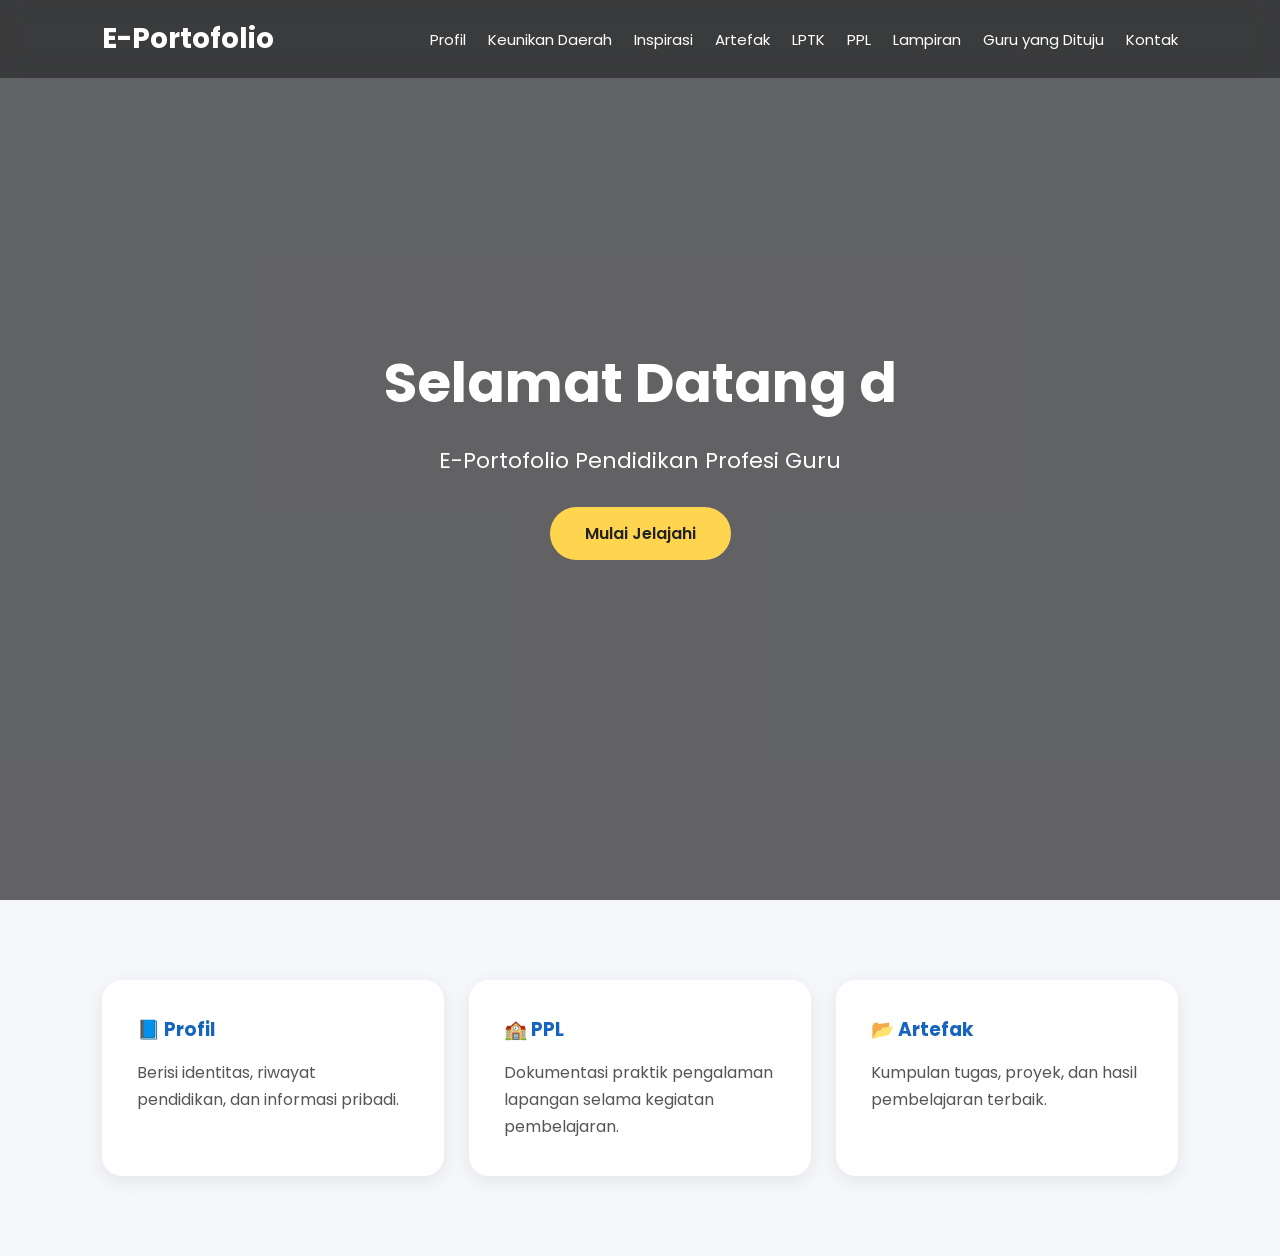
<file: index.html>
<!DOCTYPE html>
<html lang="id">
<head>
<meta charset="UTF-8">
<meta name="viewport" content="width=device-width, initial-scale=1.0">

<title>E-Portofolio Dewi Nur Ovilia</title>

<link rel="preconnect" href="https://fonts.googleapis.com">
<link href="https://fonts.googleapis.com/css2?family=Poppins:wght@300;400;500;600;700&display=swap" rel="stylesheet">

<style>

/* RESET */
*{
    margin:0;
    padding:0;
    box-sizing:border-box;
    font-family:'Poppins', sans-serif;
}

body{
    background:#f5f7fb;
    overflow-x:hidden;
}

/* NAVBAR */

.navbar{
    width:100%;
    padding:18px 8%;
    display:flex;
    justify-content:space-between;
    align-items:center;
    position:fixed;
    top:0;
    z-index:1000;
    background:rgba(0,0,0,0.4);
    backdrop-filter:blur(10px);
}

.logo-home{
    color:white;
    text-decoration:none;
    font-size:28px;
    font-weight:700;
}

.menu{
    display:flex;
    gap:22px;
    flex-wrap:wrap;
}

.menu a{
    color:white;
    text-decoration:none;
    font-size:15px;
    position:relative;
    transition:0.3s;
}

.menu a::after{
    content:'';
    position:absolute;
    width:0%;
    height:2px;
    background:#ffd54f;
    left:0;
    bottom:-5px;
    transition:0.3s;
}

.menu a:hover::after{
    width:100%;
}

.menu a:hover{
    color:#ffd54f;
}

/* HERO */

.hero{
    width:100%;
    height:100vh;
    background:url('https://images.unsplash.com/photo-1509062522246-3755977927d7?q=80&w=1600&auto=format&fit=crop') center/cover;
    position:relative;
    display:flex;
    justify-content:center;
    align-items:center;
    text-align:center;
    color:white;
}

.hero::before{
    content:'';
    position:absolute;
    width:100%;
    height:100%;
    background:rgba(0,0,0,0.6);
}

.hero-content{
    position:relative;
    z-index:2;
    padding:20px;
    animation:fadeUp 1.5s ease;
}

.hero-content h1{
    font-size:55px;
    margin-bottom:20px;
}

.hero-content p{
    font-size:22px;
    margin-bottom:30px;
}

.hero-button a{
    display:inline-block;
    padding:14px 35px;
    background:#ffd54f;
    color:#222;
    text-decoration:none;
    border-radius:50px;
    font-weight:600;
    transition:0.3s;
}

.hero-button a:hover{
    transform:scale(1.08);
    background:white;
}

/* FITUR */

.fitur{
    width:100%;
    padding:80px 8%;
    display:grid;
    grid-template-columns:repeat(auto-fit,minmax(250px,1fr));
    gap:25px;
}

.card{
    background:white;
    padding:35px;
    border-radius:20px;
    box-shadow:0 5px 20px rgba(0,0,0,0.08);
    transition:0.4s;
}

.card:hover{
    transform:translateY(-10px);
}

.card h3{
    margin-bottom:15px;
    color:#1565c0;
}

.card p{
    color:#555;
    line-height:1.7;
}

/* ANIMASI */

@keyframes fadeUp{
    from{
        opacity:0;
        transform:translateY(40px);
    }
    to{
        opacity:1;
        transform:translateY(0);
    }
}

/* RESPONSIVE */

@media(max-width:900px){

.navbar{
    flex-direction:column;
    gap:15px;
}

.menu{
    justify-content:center;
}

.hero-content h1{
    font-size:38px;
}

.hero-content p{
    font-size:18px;
}

}

</style>
</head>

<body>

<!-- NAVBAR -->
<nav class="navbar">

<h2>
<a href="index.html" class="logo-home">
E-Portofolio
</a>
</h2>

<div class="menu">

<a href="profil.html">Profil</a>
<a href="keunikan.html">Keunikan Daerah</a>
<a href="inspirasi.html">Inspirasi</a>
<a href="artefak.html">Artefak</a>
<a href="lptk.html">LPTK</a>
<a href="ppl.html">PPL</a>
<a href="lampiran.html">Lampiran</a>
<a href="guru-dituju.html">Guru yang Dituju</a>
<a href="kontak.html">Kontak</a>

</div>

</nav>

<!-- HERO -->
<header class="hero">

<div class="hero-content">

<h1 id="typing"></h1>

<p>
E-Portofolio Pendidikan Profesi Guru
</p>

<div class="hero-button">
<a href="profil.html">Mulai Jelajahi</a>
</div>

</div>

</header>

<!-- FITUR -->
<section class="fitur">

<div class="card">
<h3>📘 Profil</h3>
<p>
Berisi identitas, riwayat pendidikan, dan informasi pribadi.
</p>
</div>

<div class="card">
<h3>🏫 PPL</h3>
<p>
Dokumentasi praktik pengalaman lapangan selama kegiatan pembelajaran.
</p>
</div>

<div class="card">
<h3>📂 Artefak</h3>
<p>
Kumpulan tugas, proyek, dan hasil pembelajaran terbaik.
</p>
</div>

</section>

<!-- SCRIPT TYPING -->
<script>

const text = "Selamat Datang di E-Portofolio";
let index = 0;

function ketik() {

    if(index < text.length){
        document.getElementById("typing").innerHTML += text.charAt(index);
        index++;
        setTimeout(ketik, 80);
    }

}

ketik();

</script>

</body>
</html>
</file>
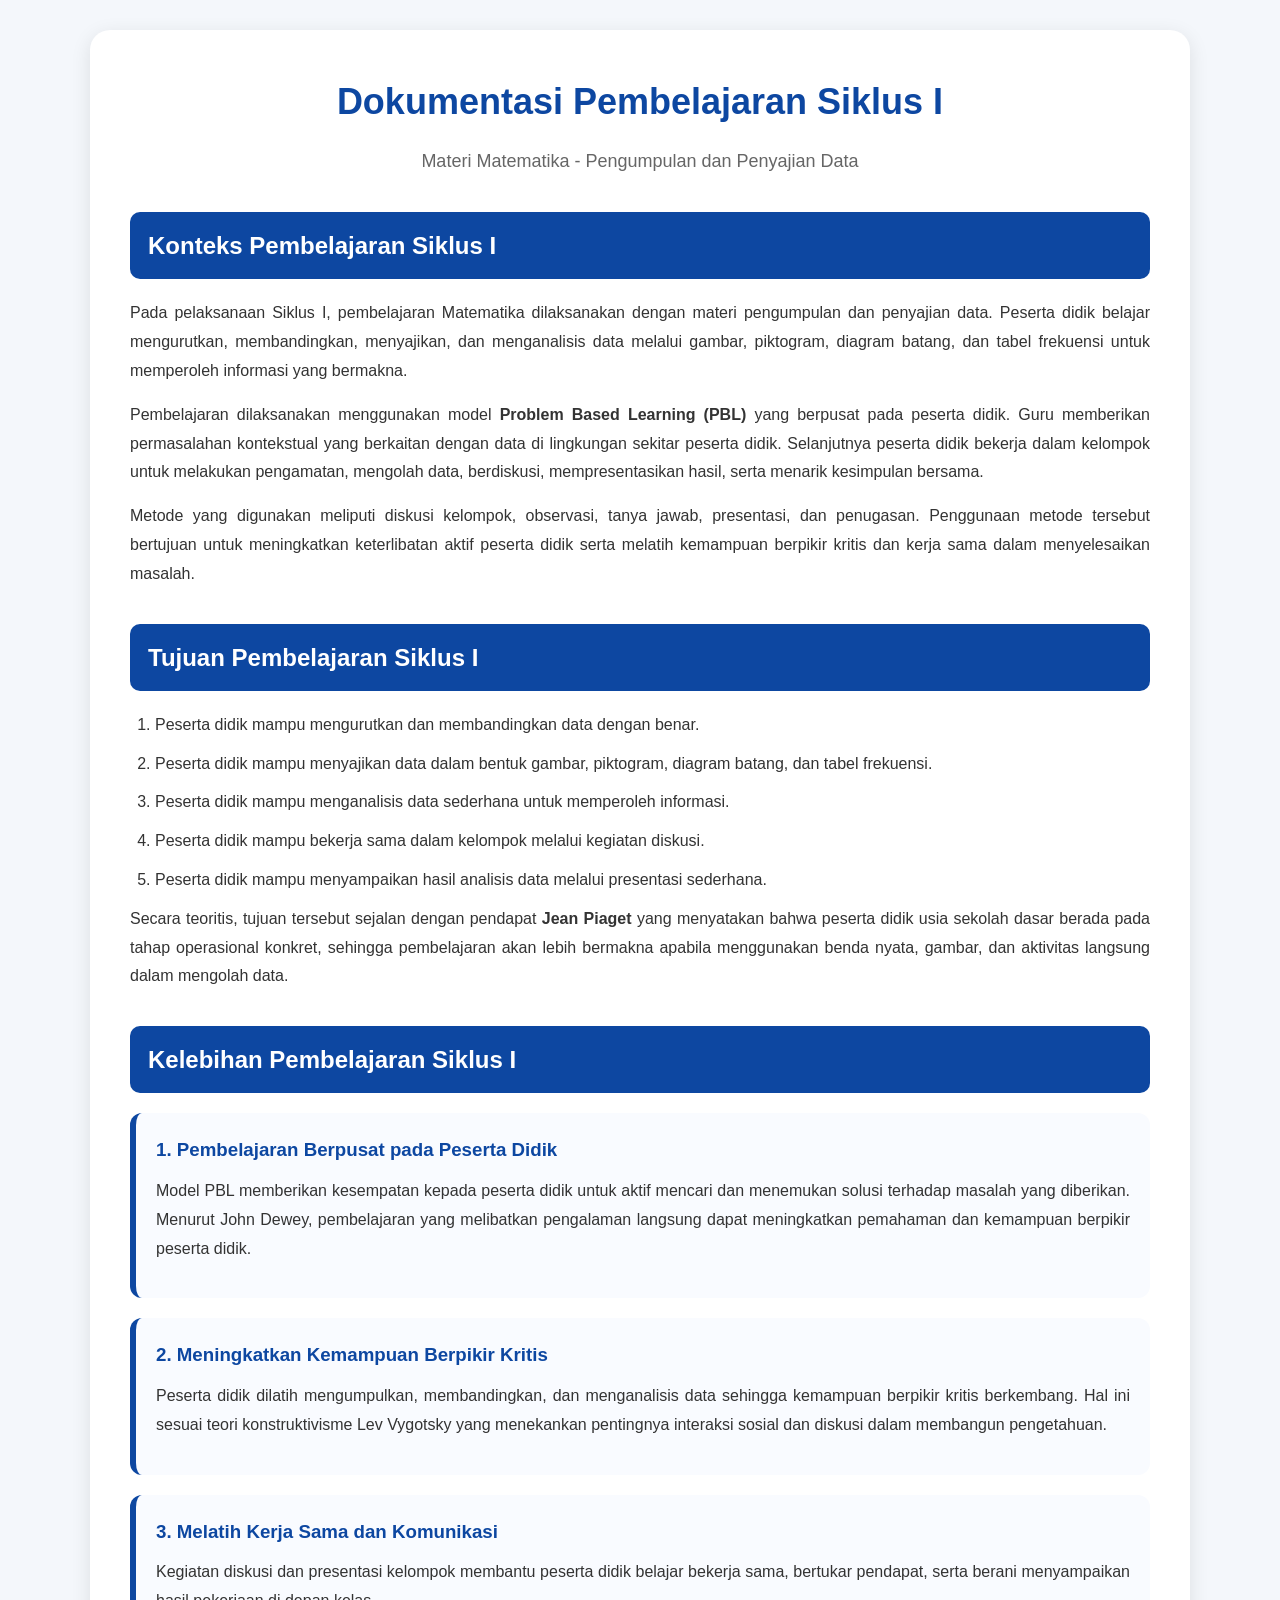
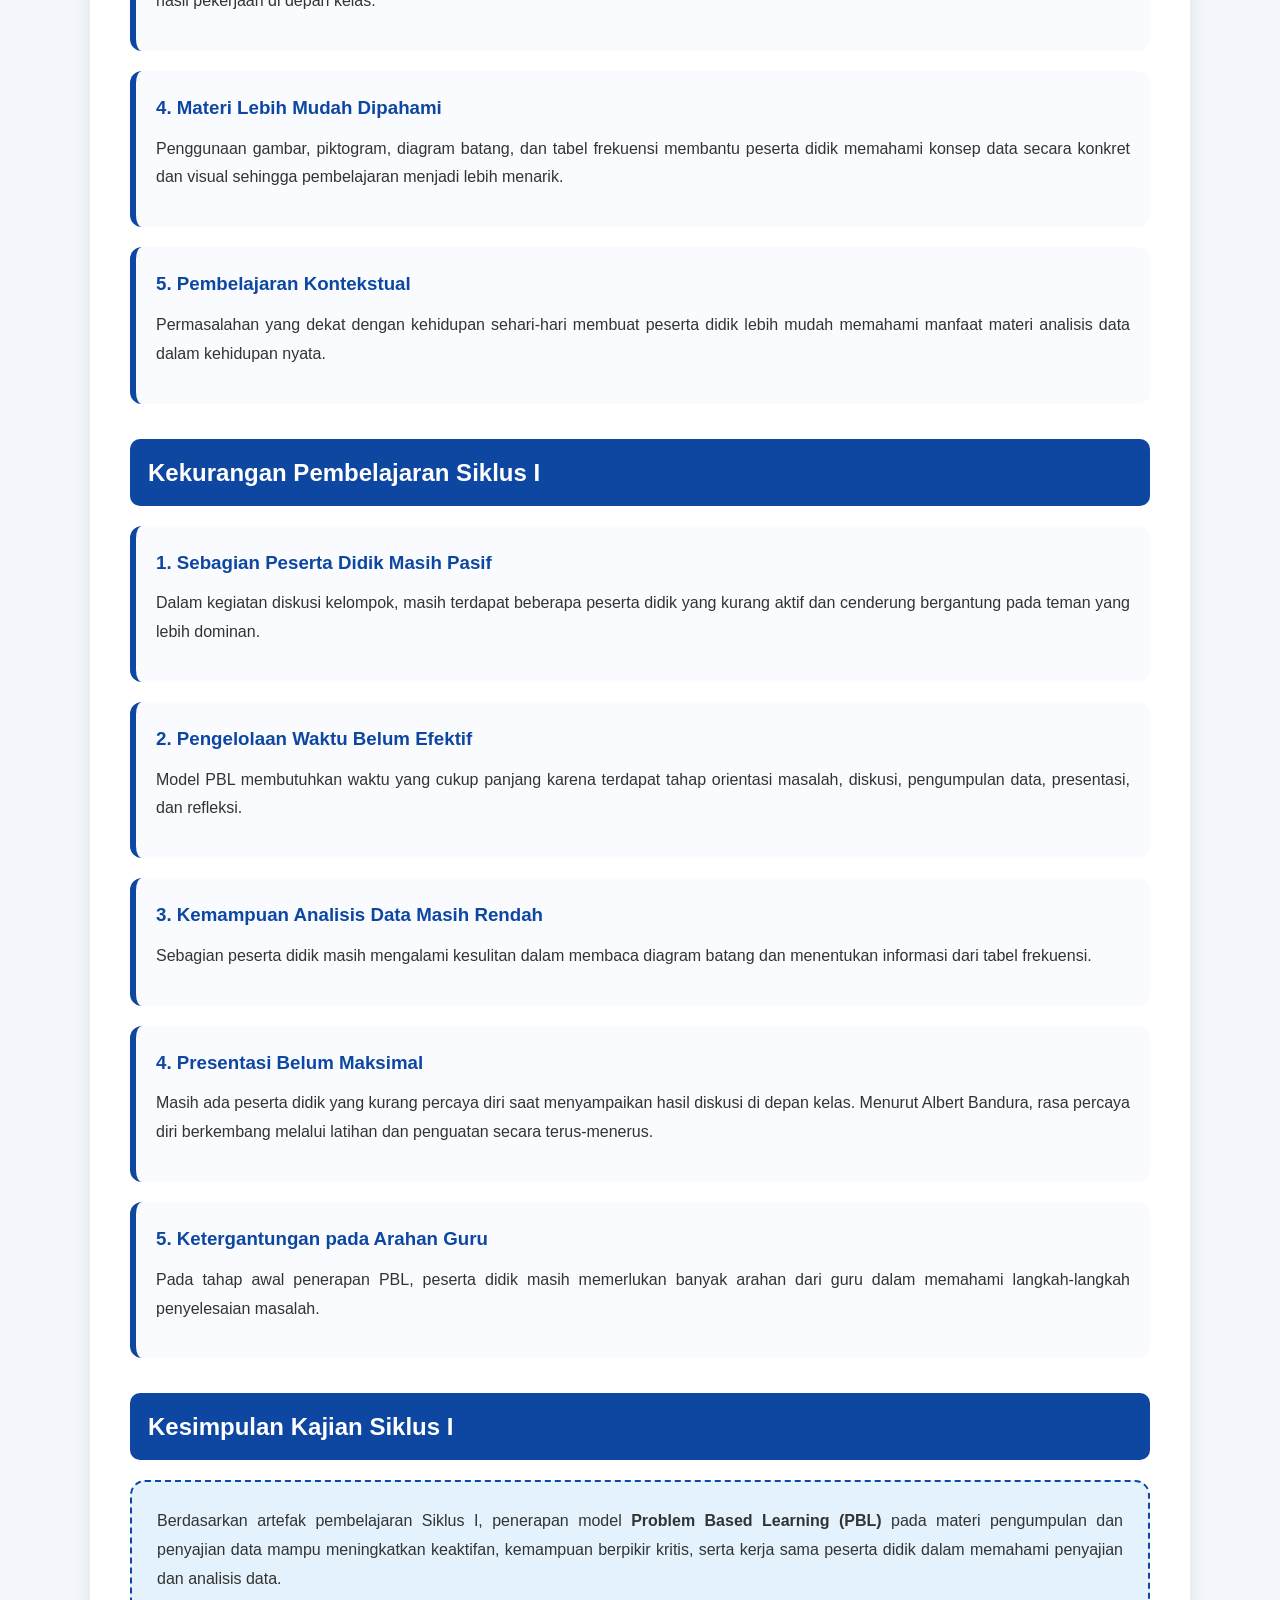
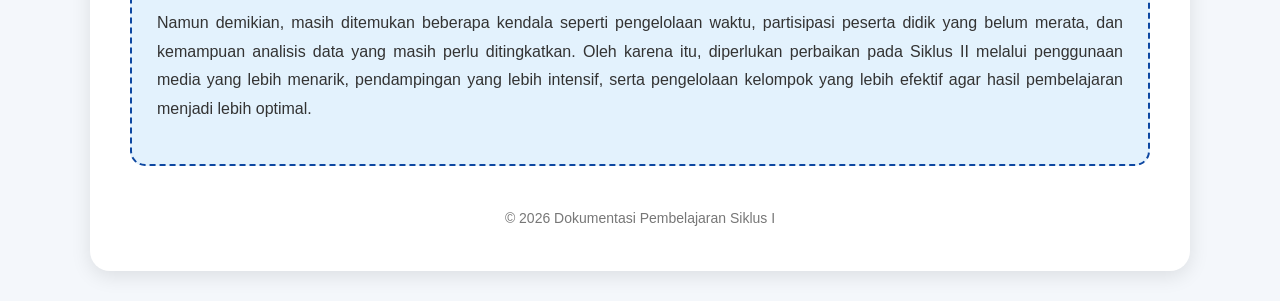
<file: analisis1.html>
<!DOCTYPE html>
<html lang="id">
<head>
<meta charset="UTF-8">
<meta name="viewport" content="width=device-width, initial-scale=1.0">
<title>Dokumentasi Siklus I</title>

<style>

*{
    margin:0;
    padding:0;
    box-sizing:border-box;
    font-family:Arial, Helvetica, sans-serif;
}

body{
    background:#f4f7fb;
    color:#333;
    line-height:1.8;
    padding:30px;
}

.container{
    max-width:1100px;
    margin:auto;
    background:white;
    padding:40px;
    border-radius:20px;
    box-shadow:0 5px 20px rgba(0,0,0,0.1);
}

.judul{
    text-align:center;
    margin-bottom:35px;
}

.judul h1{
    color:#0d47a1;
    margin-bottom:10px;
    font-size:36px;
}

.judul p{
    color:#666;
    font-size:18px;
}

.section{
    margin-bottom:35px;
}

.section h2{
    background:#0d47a1;
    color:white;
    padding:12px 18px;
    border-radius:10px;
    margin-bottom:20px;
    font-size:24px;
}

.section p{
    text-align:justify;
    margin-bottom:15px;
}

ol, ul{
    margin-left:25px;
    margin-top:10px;
}

li{
    margin-bottom:10px;
}

.card{
    background:#f9fbff;
    border-left:6px solid #0d47a1;
    padding:20px;
    margin-bottom:20px;
    border-radius:12px;
    transition:0.3s;
}

.card:hover{
    transform:translateY(-5px);
    box-shadow:0 5px 15px rgba(0,0,0,0.1);
}

.card h3{
    color:#0d47a1;
    margin-bottom:10px;
}

.kesimpulan{
    background:#e3f2fd;
    padding:25px;
    border-radius:15px;
    border:2px dashed #0d47a1;
}

.footer{
    text-align:center;
    margin-top:40px;
    color:#777;
    font-size:14px;
}

@media(max-width:768px){

.container{
    padding:20px;
}

.judul h1{
    font-size:28px;
}

.section h2{
    font-size:20px;
}

}

</style>
</head>

<body>

<div class="container">

    <div class="judul">
        <h1>Dokumentasi Pembelajaran Siklus I</h1>
        <p>Materi Matematika - Pengumpulan dan Penyajian Data</p>
    </div>

    <!-- KONTEKS -->
    <div class="section">
        <h2>Konteks Pembelajaran Siklus I</h2>

        <p>
            Pada pelaksanaan Siklus I, pembelajaran Matematika dilaksanakan 
            dengan materi pengumpulan dan penyajian data. Peserta didik belajar 
            mengurutkan, membandingkan, menyajikan, dan menganalisis data 
            melalui gambar, piktogram, diagram batang, dan tabel frekuensi 
            untuk memperoleh informasi yang bermakna.
        </p>

        <p>
            Pembelajaran dilaksanakan menggunakan model 
            <b>Problem Based Learning (PBL)</b> yang berpusat pada peserta didik. 
            Guru memberikan permasalahan kontekstual yang berkaitan dengan data 
            di lingkungan sekitar peserta didik. Selanjutnya peserta didik bekerja 
            dalam kelompok untuk melakukan pengamatan, mengolah data, berdiskusi, 
            mempresentasikan hasil, serta menarik kesimpulan bersama.
        </p>

        <p>
            Metode yang digunakan meliputi diskusi kelompok, observasi, 
            tanya jawab, presentasi, dan penugasan. Penggunaan metode tersebut 
            bertujuan untuk meningkatkan keterlibatan aktif peserta didik serta 
            melatih kemampuan berpikir kritis dan kerja sama dalam menyelesaikan masalah.
        </p>
    </div>

    <!-- TUJUAN -->
    <div class="section">
        <h2>Tujuan Pembelajaran Siklus I</h2>

        <ol>
            <li>Peserta didik mampu mengurutkan dan membandingkan data dengan benar.</li>
            <li>Peserta didik mampu menyajikan data dalam bentuk gambar, piktogram, diagram batang, dan tabel frekuensi.</li>
            <li>Peserta didik mampu menganalisis data sederhana untuk memperoleh informasi.</li>
            <li>Peserta didik mampu bekerja sama dalam kelompok melalui kegiatan diskusi.</li>
            <li>Peserta didik mampu menyampaikan hasil analisis data melalui presentasi sederhana.</li>
        </ol>

        <p>
            Secara teoritis, tujuan tersebut sejalan dengan pendapat 
            <b>Jean Piaget</b> yang menyatakan bahwa peserta didik usia sekolah dasar 
            berada pada tahap operasional konkret, sehingga pembelajaran akan lebih 
            bermakna apabila menggunakan benda nyata, gambar, dan aktivitas langsung 
            dalam mengolah data.
        </p>
    </div>

    <!-- KELEBIHAN -->
    <div class="section">
        <h2>Kelebihan Pembelajaran Siklus I</h2>

        <div class="card">
            <h3>1. Pembelajaran Berpusat pada Peserta Didik</h3>
            <p>
                Model PBL memberikan kesempatan kepada peserta didik untuk aktif 
                mencari dan menemukan solusi terhadap masalah yang diberikan. 
                Menurut John Dewey, pembelajaran yang melibatkan pengalaman langsung 
                dapat meningkatkan pemahaman dan kemampuan berpikir peserta didik.
            </p>
        </div>

        <div class="card">
            <h3>2. Meningkatkan Kemampuan Berpikir Kritis</h3>
            <p>
                Peserta didik dilatih mengumpulkan, membandingkan, dan menganalisis data 
                sehingga kemampuan berpikir kritis berkembang. Hal ini sesuai teori 
                konstruktivisme Lev Vygotsky yang menekankan pentingnya interaksi sosial 
                dan diskusi dalam membangun pengetahuan.
            </p>
        </div>

        <div class="card">
            <h3>3. Melatih Kerja Sama dan Komunikasi</h3>
            <p>
                Kegiatan diskusi dan presentasi kelompok membantu peserta didik belajar 
                bekerja sama, bertukar pendapat, serta berani menyampaikan hasil pekerjaan 
                di depan kelas.
            </p>
        </div>

        <div class="card">
            <h3>4. Materi Lebih Mudah Dipahami</h3>
            <p>
                Penggunaan gambar, piktogram, diagram batang, dan tabel frekuensi membantu 
                peserta didik memahami konsep data secara konkret dan visual sehingga 
                pembelajaran menjadi lebih menarik.
            </p>
        </div>

        <div class="card">
            <h3>5. Pembelajaran Kontekstual</h3>
            <p>
                Permasalahan yang dekat dengan kehidupan sehari-hari membuat peserta didik 
                lebih mudah memahami manfaat materi analisis data dalam kehidupan nyata.
            </p>
        </div>

    </div>

    <!-- KEKURANGAN -->
    <div class="section">
        <h2>Kekurangan Pembelajaran Siklus I</h2>

        <div class="card">
            <h3>1. Sebagian Peserta Didik Masih Pasif</h3>
            <p>
                Dalam kegiatan diskusi kelompok, masih terdapat beberapa peserta didik 
                yang kurang aktif dan cenderung bergantung pada teman yang lebih dominan.
            </p>
        </div>

        <div class="card">
            <h3>2. Pengelolaan Waktu Belum Efektif</h3>
            <p>
                Model PBL membutuhkan waktu yang cukup panjang karena terdapat tahap 
                orientasi masalah, diskusi, pengumpulan data, presentasi, dan refleksi.
            </p>
        </div>

        <div class="card">
            <h3>3. Kemampuan Analisis Data Masih Rendah</h3>
            <p>
                Sebagian peserta didik masih mengalami kesulitan dalam membaca diagram batang 
                dan menentukan informasi dari tabel frekuensi.
            </p>
        </div>

        <div class="card">
            <h3>4. Presentasi Belum Maksimal</h3>
            <p>
                Masih ada peserta didik yang kurang percaya diri saat menyampaikan hasil 
                diskusi di depan kelas. Menurut Albert Bandura, rasa percaya diri berkembang 
                melalui latihan dan penguatan secara terus-menerus.
            </p>
        </div>

        <div class="card">
            <h3>5. Ketergantungan pada Arahan Guru</h3>
            <p>
                Pada tahap awal penerapan PBL, peserta didik masih memerlukan banyak arahan 
                dari guru dalam memahami langkah-langkah penyelesaian masalah.
            </p>
        </div>

    </div>

    <!-- KESIMPULAN -->
    <div class="section">
        <h2>Kesimpulan Kajian Siklus I</h2>

        <div class="kesimpulan">
            <p>
                Berdasarkan artefak pembelajaran Siklus I, penerapan model 
                <b>Problem Based Learning (PBL)</b> pada materi pengumpulan dan penyajian data
                mampu meningkatkan keaktifan, kemampuan berpikir kritis, serta kerja sama 
                peserta didik dalam memahami penyajian dan analisis data.
            </p>

            <p>
                Namun demikian, masih ditemukan beberapa kendala seperti pengelolaan waktu, 
                partisipasi peserta didik yang belum merata, dan kemampuan analisis data 
                yang masih perlu ditingkatkan. Oleh karena itu, diperlukan perbaikan pada 
                Siklus II melalui penggunaan media yang lebih menarik, pendampingan yang 
                lebih intensif, serta pengelolaan kelompok yang lebih efektif agar hasil 
                pembelajaran menjadi lebih optimal.
            </p>
        </div>
    </div>

    <div class="footer">
        © 2026 Dokumentasi Pembelajaran Siklus I
    </div>

</div>

</body>
</html>
</file>
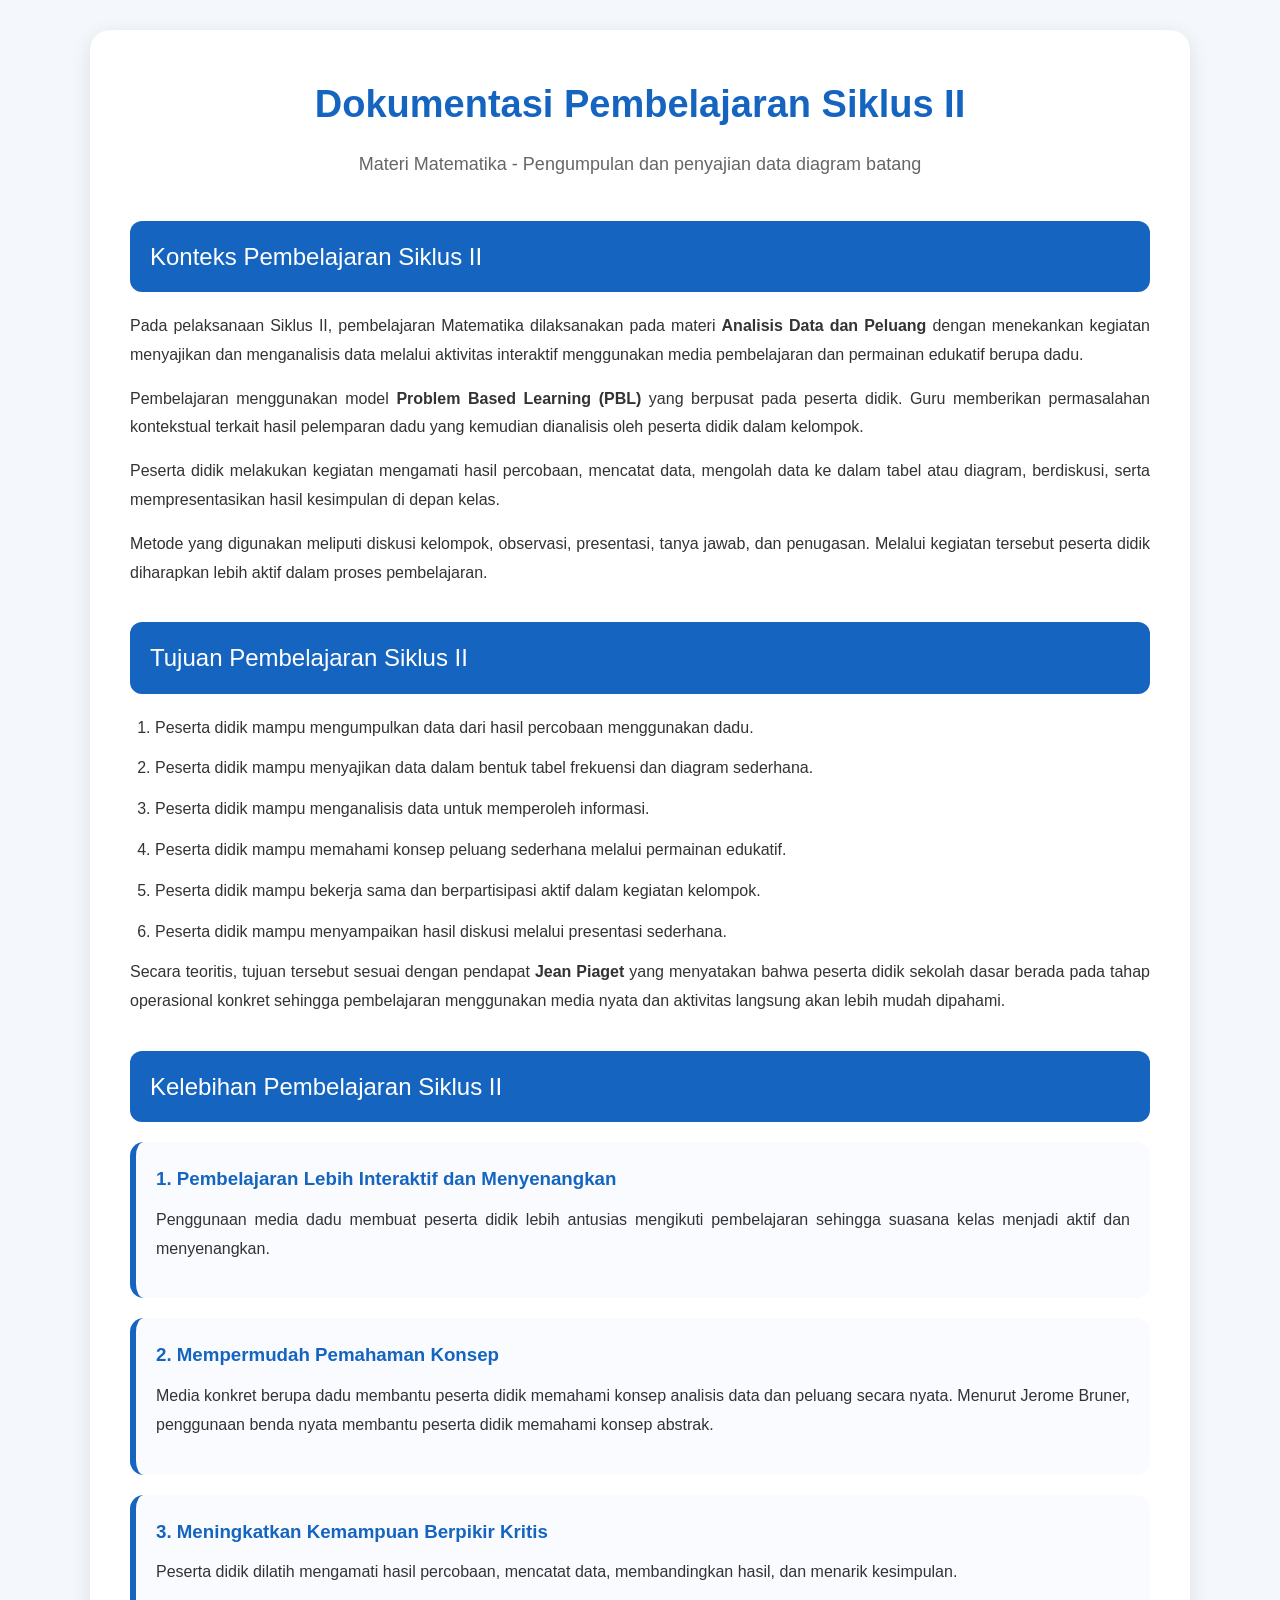
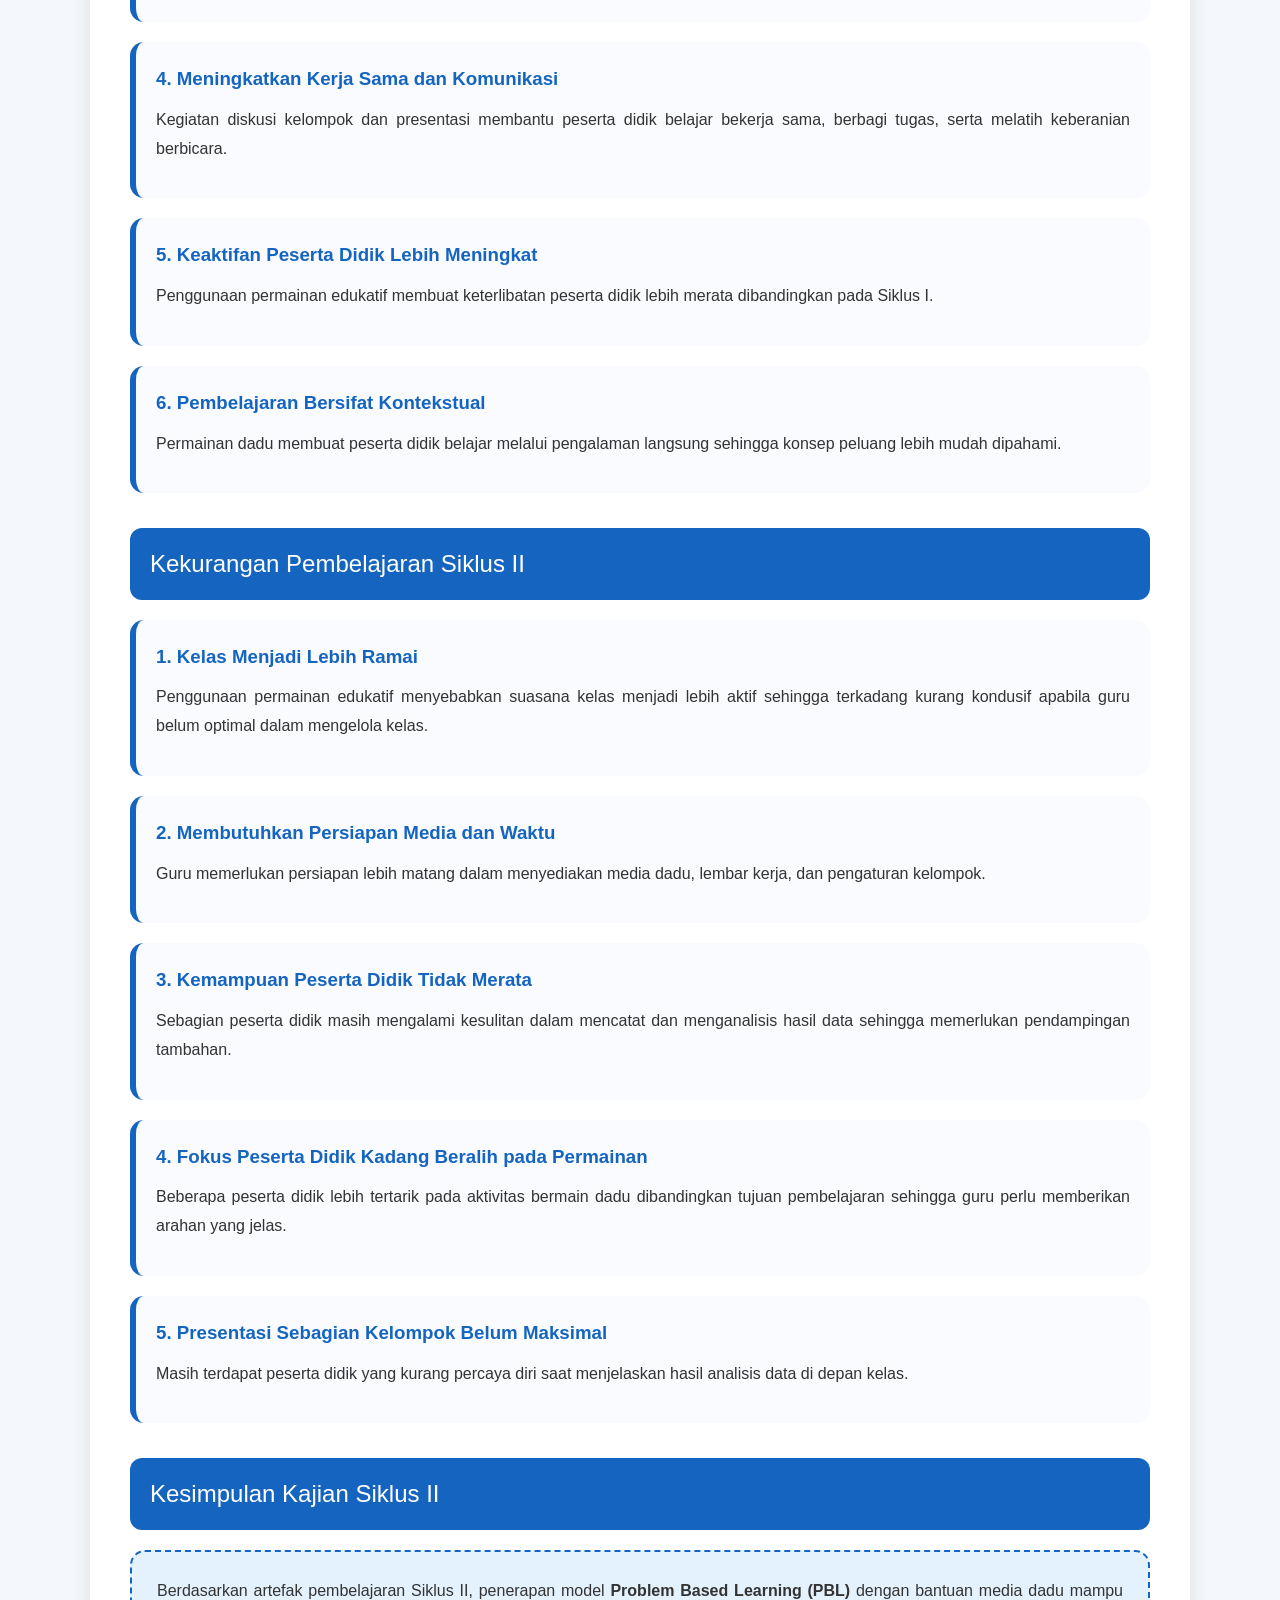
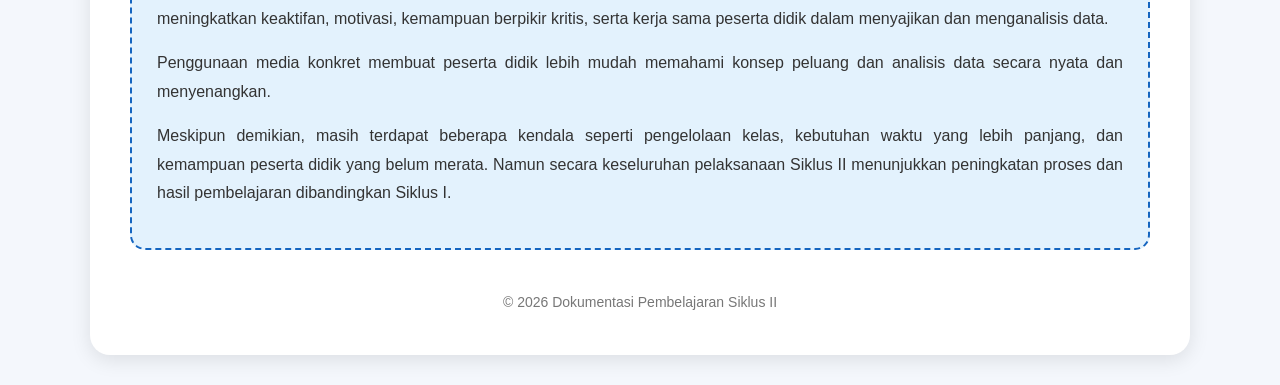
<file: analisis2.html>
<!DOCTYPE html>
<html lang="id">
<head>
<meta charset="UTF-8">
<meta name="viewport" content="width=device-width, initial-scale=1.0">
<title>Dokumentasi Siklus II</title>

<style>

*{
    margin:0;
    padding:0;
    box-sizing:border-box;
    font-family:Arial, sans-serif;
}

body{
    background:#f4f7fc;
    color:#333;
    line-height:1.8;
    padding:30px;
}

.container{
    max-width:1100px;
    margin:auto;
    background:#fff;
    padding:40px;
    border-radius:20px;
    box-shadow:0 5px 20px rgba(0,0,0,0.1);
}

/* HEADER */

.header{
    text-align:center;
    margin-bottom:40px;
}

.header h1{
    font-size:38px;
    color:#1565c0;
    margin-bottom:10px;
}

.header p{
    color:#666;
    font-size:18px;
}

/* SECTION */

.section{
    margin-bottom:35px;
}

.section-title{
    background:#1565c0;
    color:white;
    padding:14px 20px;
    border-radius:12px;
    margin-bottom:20px;
    font-size:24px;
}

.section p{
    text-align:justify;
    margin-bottom:15px;
}

/* LIST */

ol{
    margin-left:25px;
    margin-top:10px;
}

ol li{
    margin-bottom:12px;
}

/* CARD */

.card{
    background:#f9fbff;
    border-left:6px solid #1565c0;
    padding:20px;
    border-radius:14px;
    margin-bottom:20px;
    transition:0.3s;
}

.card:hover{
    transform:translateY(-5px);
    box-shadow:0 8px 20px rgba(0,0,0,0.1);
}

.card h3{
    color:#1565c0;
    margin-bottom:10px;
}

/* KESIMPULAN */

.kesimpulan{
    background:#e3f2fd;
    padding:25px;
    border-radius:15px;
    border:2px dashed #1565c0;
}

/* FOOTER */

.footer{
    text-align:center;
    margin-top:40px;
    color:#777;
    font-size:14px;
}

/* RESPONSIVE */

@media(max-width:768px){

.container{
    padding:20px;
}

.header h1{
    font-size:28px;
}

.section-title{
    font-size:20px;
}

}

</style>
</head>

<body>

<div class="container">

    <!-- HEADER -->
    <div class="header">
        <h1>Dokumentasi Pembelajaran Siklus II</h1>
        <p>Materi Matematika - Pengumpulan dan penyajian data diagram batang</p>
    </div>

    <!-- KONTEKS -->
    <div class="section">
        <div class="section-title">Konteks Pembelajaran Siklus II</div>

        <p>
            Pada pelaksanaan Siklus II, pembelajaran Matematika dilaksanakan 
            pada materi <b>Analisis Data dan Peluang</b> dengan menekankan 
            kegiatan menyajikan dan menganalisis data melalui aktivitas interaktif 
            menggunakan media pembelajaran dan permainan edukatif berupa dadu.
        </p>

        <p>
            Pembelajaran menggunakan model 
            <b>Problem Based Learning (PBL)</b> yang berpusat pada peserta didik. 
            Guru memberikan permasalahan kontekstual terkait hasil pelemparan dadu 
            yang kemudian dianalisis oleh peserta didik dalam kelompok.
        </p>

        <p>
            Peserta didik melakukan kegiatan mengamati hasil percobaan, mencatat data, 
            mengolah data ke dalam tabel atau diagram, berdiskusi, serta mempresentasikan 
            hasil kesimpulan di depan kelas.
        </p>

        <p>
            Metode yang digunakan meliputi diskusi kelompok, observasi, presentasi, 
            tanya jawab, dan penugasan. Melalui kegiatan tersebut peserta didik 
            diharapkan lebih aktif dalam proses pembelajaran.
        </p>
    </div>

    <!-- TUJUAN -->
    <div class="section">
        <div class="section-title">Tujuan Pembelajaran Siklus II</div>

        <ol>
            <li>Peserta didik mampu mengumpulkan data dari hasil percobaan menggunakan dadu.</li>
            <li>Peserta didik mampu menyajikan data dalam bentuk tabel frekuensi dan diagram sederhana.</li>
            <li>Peserta didik mampu menganalisis data untuk memperoleh informasi.</li>
            <li>Peserta didik mampu memahami konsep peluang sederhana melalui permainan edukatif.</li>
            <li>Peserta didik mampu bekerja sama dan berpartisipasi aktif dalam kegiatan kelompok.</li>
            <li>Peserta didik mampu menyampaikan hasil diskusi melalui presentasi sederhana.</li>
        </ol>

        <p>
            Secara teoritis, tujuan tersebut sesuai dengan pendapat 
            <b>Jean Piaget</b> yang menyatakan bahwa peserta didik sekolah dasar 
            berada pada tahap operasional konkret sehingga pembelajaran menggunakan 
            media nyata dan aktivitas langsung akan lebih mudah dipahami.
        </p>
    </div>

    <!-- KELEBIHAN -->
    <div class="section">
        <div class="section-title">Kelebihan Pembelajaran Siklus II</div>

        <div class="card">
            <h3>1. Pembelajaran Lebih Interaktif dan Menyenangkan</h3>
            <p>
                Penggunaan media dadu membuat peserta didik lebih antusias 
                mengikuti pembelajaran sehingga suasana kelas menjadi aktif dan menyenangkan.
            </p>
        </div>

        <div class="card">
            <h3>2. Mempermudah Pemahaman Konsep</h3>
            <p>
                Media konkret berupa dadu membantu peserta didik memahami konsep 
                analisis data dan peluang secara nyata. Menurut Jerome Bruner, 
                penggunaan benda nyata membantu peserta didik memahami konsep abstrak.
            </p>
        </div>

        <div class="card">
            <h3>3. Meningkatkan Kemampuan Berpikir Kritis</h3>
            <p>
                Peserta didik dilatih mengamati hasil percobaan, mencatat data, 
                membandingkan hasil, dan menarik kesimpulan.
            </p>
        </div>

        <div class="card">
            <h3>4. Meningkatkan Kerja Sama dan Komunikasi</h3>
            <p>
                Kegiatan diskusi kelompok dan presentasi membantu peserta didik 
                belajar bekerja sama, berbagi tugas, serta melatih keberanian berbicara.
            </p>
        </div>

        <div class="card">
            <h3>5. Keaktifan Peserta Didik Lebih Meningkat</h3>
            <p>
                Penggunaan permainan edukatif membuat keterlibatan peserta didik 
                lebih merata dibandingkan pada Siklus I.
            </p>
        </div>

        <div class="card">
            <h3>6. Pembelajaran Bersifat Kontekstual</h3>
            <p>
                Permainan dadu membuat peserta didik belajar melalui pengalaman langsung 
                sehingga konsep peluang lebih mudah dipahami.
            </p>
        </div>

    </div>

    <!-- KEKURANGAN -->
    <div class="section">
        <div class="section-title">Kekurangan Pembelajaran Siklus II</div>

        <div class="card">
            <h3>1. Kelas Menjadi Lebih Ramai</h3>
            <p>
                Penggunaan permainan edukatif menyebabkan suasana kelas menjadi lebih aktif 
                sehingga terkadang kurang kondusif apabila guru belum optimal dalam mengelola kelas.
            </p>
        </div>

        <div class="card">
            <h3>2. Membutuhkan Persiapan Media dan Waktu</h3>
            <p>
                Guru memerlukan persiapan lebih matang dalam menyediakan media dadu, 
                lembar kerja, dan pengaturan kelompok.
            </p>
        </div>

        <div class="card">
            <h3>3. Kemampuan Peserta Didik Tidak Merata</h3>
            <p>
                Sebagian peserta didik masih mengalami kesulitan dalam mencatat 
                dan menganalisis hasil data sehingga memerlukan pendampingan tambahan.
            </p>
        </div>

        <div class="card">
            <h3>4. Fokus Peserta Didik Kadang Beralih pada Permainan</h3>
            <p>
                Beberapa peserta didik lebih tertarik pada aktivitas bermain dadu 
                dibandingkan tujuan pembelajaran sehingga guru perlu memberikan arahan yang jelas.
            </p>
        </div>

        <div class="card">
            <h3>5. Presentasi Sebagian Kelompok Belum Maksimal</h3>
            <p>
                Masih terdapat peserta didik yang kurang percaya diri saat menjelaskan 
                hasil analisis data di depan kelas.
            </p>
        </div>

    </div>

    <!-- KESIMPULAN -->
    <div class="section">
        <div class="section-title">Kesimpulan Kajian Siklus II</div>

        <div class="kesimpulan">
            <p>
                Berdasarkan artefak pembelajaran Siklus II, penerapan model 
                <b>Problem Based Learning (PBL)</b> dengan bantuan media dadu 
                mampu meningkatkan keaktifan, motivasi, kemampuan berpikir kritis, 
                serta kerja sama peserta didik dalam menyajikan dan menganalisis data.
            </p>

            <p>
                Penggunaan media konkret membuat peserta didik lebih mudah memahami 
                konsep peluang dan analisis data secara nyata dan menyenangkan.
            </p>

            <p>
                Meskipun demikian, masih terdapat beberapa kendala seperti pengelolaan kelas, 
                kebutuhan waktu yang lebih panjang, dan kemampuan peserta didik yang belum merata. 
                Namun secara keseluruhan pelaksanaan Siklus II menunjukkan peningkatan proses 
                dan hasil pembelajaran dibandingkan Siklus I.
            </p>
        </div>
    </div>

    <!-- FOOTER -->
    <div class="footer">
        © 2026 Dokumentasi Pembelajaran Siklus II
    </div>

</div>

</body>
</html>
</file>
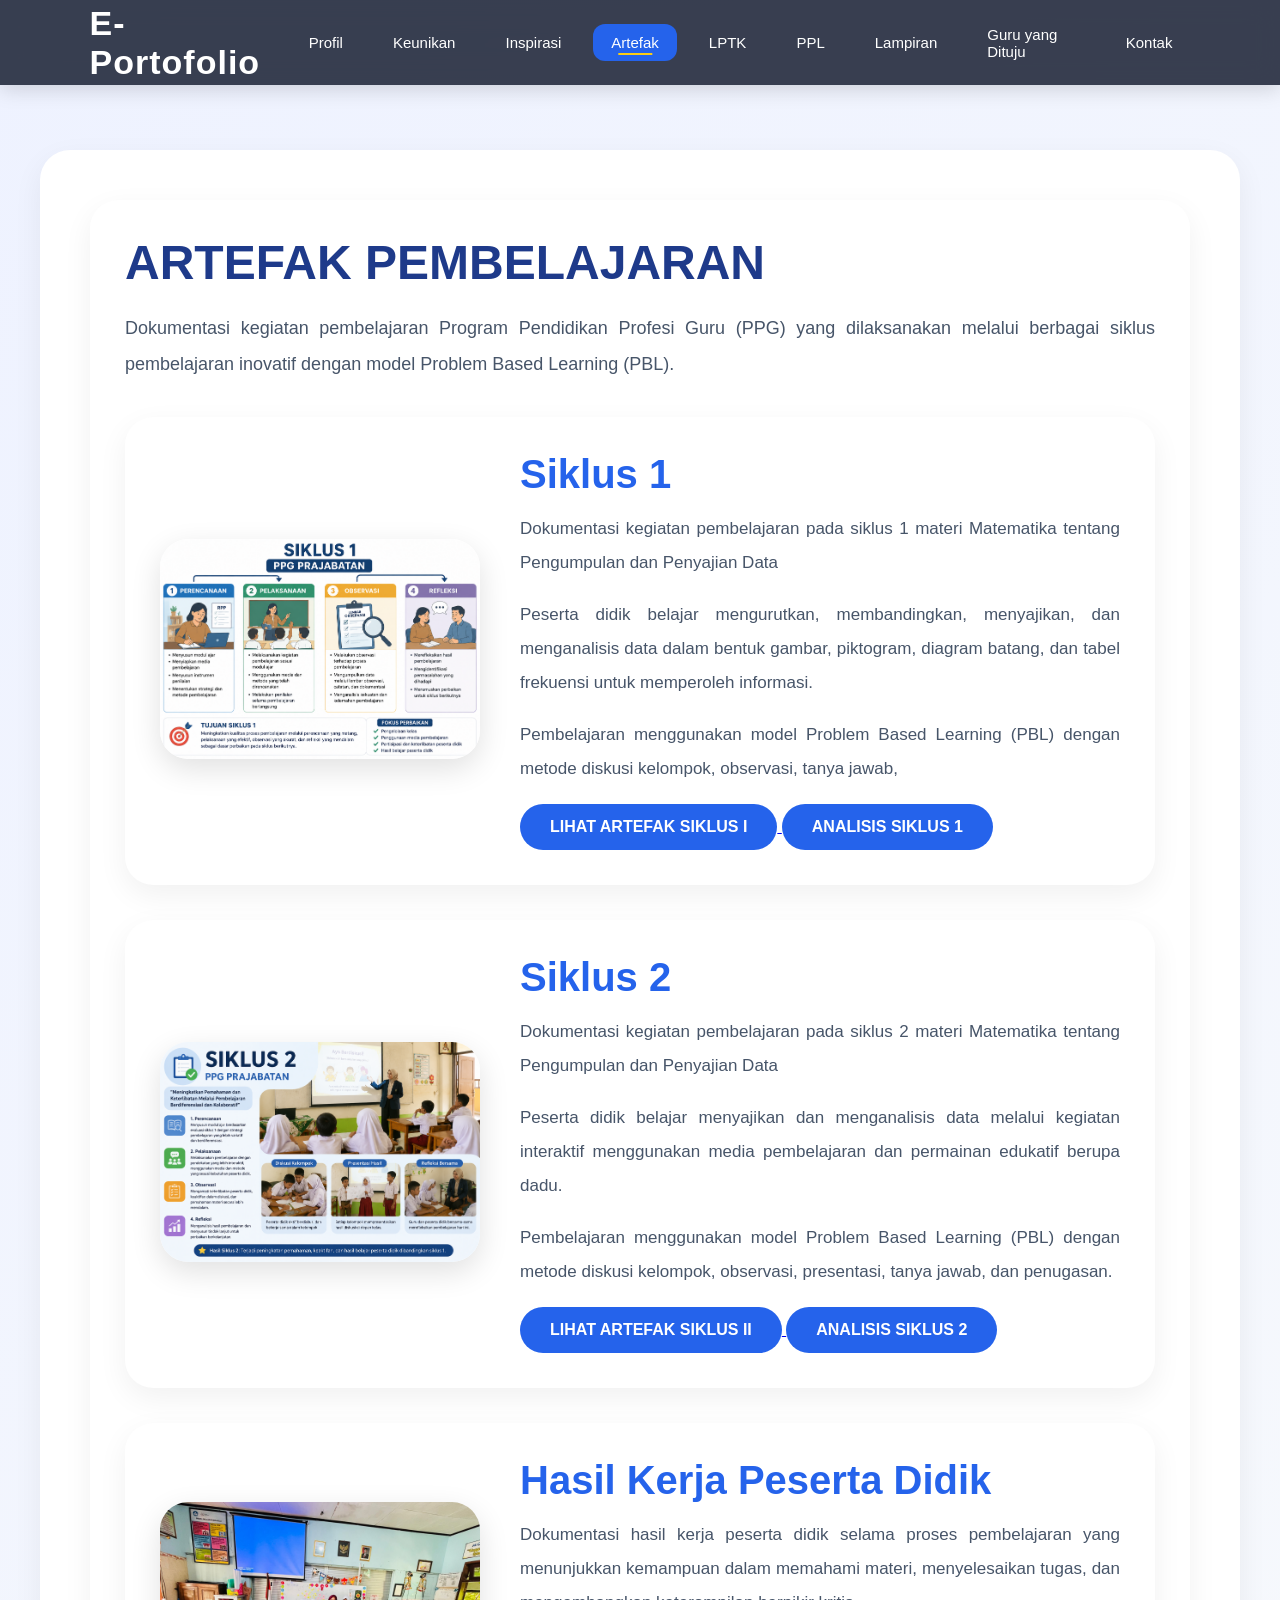
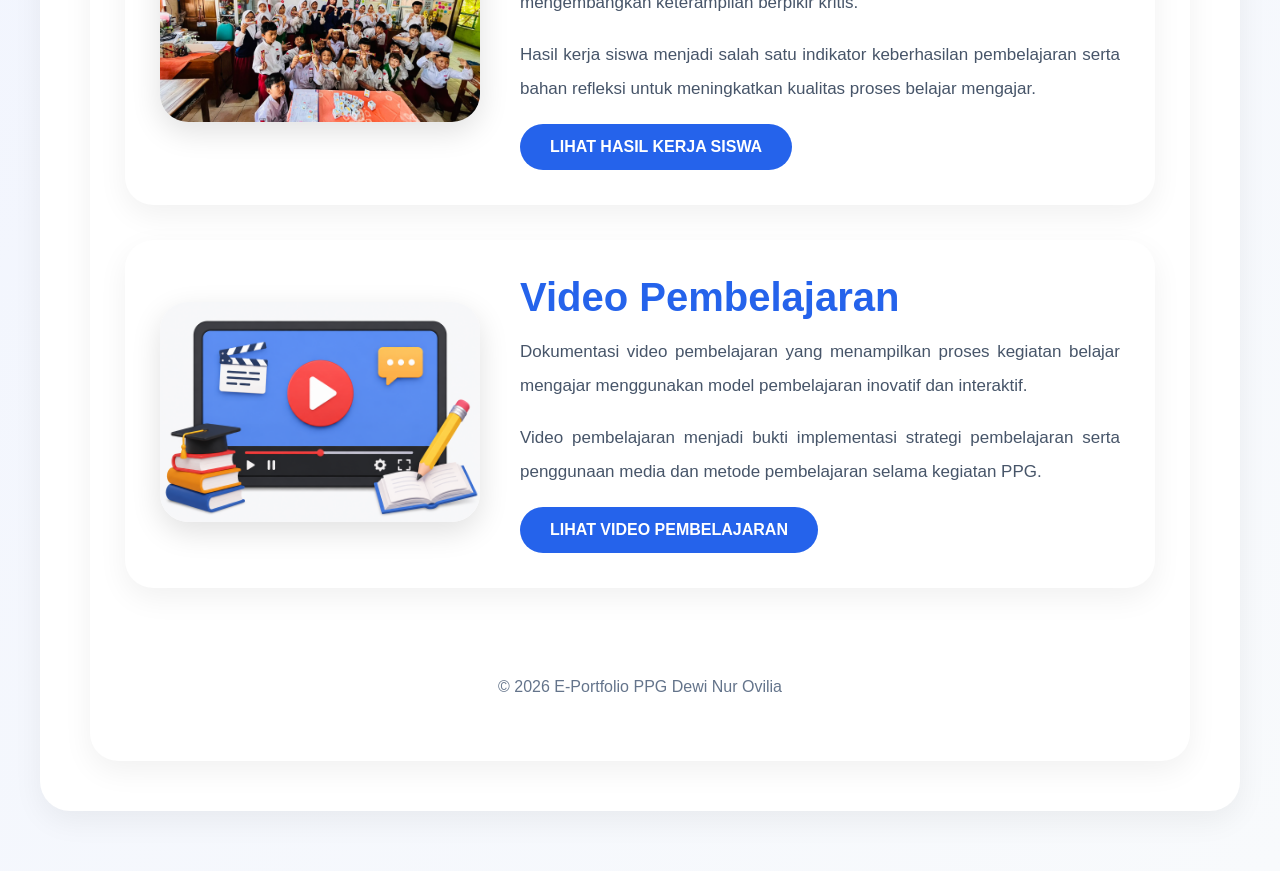
<file: artefak.html>
<!DOCTYPE html>
<html lang="id">

<head>

<meta charset="UTF-8">
<meta name="viewport" content="width=device-width, initial-scale=1.0">

<title>Artefak</title>

<link rel="stylesheet" href="style.css">

</head>

<body>

<!-- =========================
     NAVBAR
========================= -->
<nav class="navbar">

<!-- LOGO -->
<h2>
<a href="index.html" class="logo-home">
E-Portofolio
</a>
</h2>

<!-- MENU -->
<div class="menu">

<a href="profil.html">Profil</a>

<a href="keunikan.html">Keunikan</a>

<a href="inspirasi.html">Inspirasi</a>

<a href="artefak.html" class="active">
Artefak
</a>

<a href="lptk.html">LPTK</a>

<a href="ppl.html">PPL</a>
     
<a href="lampiran.html">Lampiran</a>
<a href="guru-dituju.html">Guru yang Dituju</a>

<a href="kontak.html">Kontak</a>

</div>

</nav>

<!-- =========================
     SECTION
========================= -->
<section id="artefak">

<div class="card">

<!-- JUDUL -->
<h2 class="page-title">
ARTEFAK PEMBELAJARAN
</h2>

<p class="page-desc">

Dokumentasi kegiatan pembelajaran Program Pendidikan Profesi Guru (PPG) 
yang dilaksanakan melalui berbagai siklus pembelajaran inovatif 
dengan model Problem Based Learning (PBL).

</p>

<!-- =========================
     SIKLUS 1
========================= -->
<div class="artefak-item">

<!-- FOTO -->
<div class="artefak-image">

<img src="img/siklus1.jpg" alt="Siklus 1">

</div>

<!-- TEKS -->
<div class="artefak-content">

<h3>Siklus 1</h3>

<p>
Dokumentasi kegiatan pembelajaran pada siklus 1 
materi Matematika tentang Pengumpulan dan Penyajian Data
</p>

<p>
Peserta didik belajar mengurutkan, membandingkan, menyajikan, 
dan menganalisis data dalam bentuk gambar, piktogram, 
diagram batang, dan tabel frekuensi untuk memperoleh informasi.
</p>

<p>
Pembelajaran menggunakan model Problem Based Learning (PBL) 
dengan metode diskusi kelompok, observasi, tanya jawab, 
</p>

<!-- BUTTON -->
<a 
href="https://drive.google.com/file/d/1lR6qx8T-9yf_3owTc8GDEwwUbgWjfBsK/view"
target="_blank"
class="btn-drive">

<button>
LIHAT ARTEFAK SIKLUS I
</button>

</a>
<a 
href="analisis1.html"
target="_blank"
class="btn-drive">

<button>
ANALISIS SIKLUS 1
</button>

</a>
</div>

</div>

<!-- =========================
     SIKLUS 2
========================= -->
<div class="artefak-item">

<!-- FOTO -->
<div class="artefak-image">

<img src="img/siklus2.jpg" alt="Siklus 2">

</div>

<!-- TEKS -->
<div class="artefak-content">

<h3>Siklus 2</h3>

<p>
Dokumentasi kegiatan pembelajaran pada siklus 2 
materi Matematika tentang Pengumpulan dan Penyajian Data
</p>

<p>
Peserta didik belajar menyajikan dan menganalisis data 
melalui kegiatan interaktif menggunakan media pembelajaran 
dan permainan edukatif berupa dadu.
</p>

<p>
Pembelajaran menggunakan model Problem Based Learning (PBL) 
dengan metode diskusi kelompok, observasi, presentasi, 
tanya jawab, dan penugasan.
</p>

<!-- BUTTON -->
<a 
href="https://drive.google.com/file/d/1phKU88OnUV-XjF1UId9YD2aNpxwjiPVj/view?usp=drive_open"
target="_blank"
class="btn-drive">

<button>
LIHAT ARTEFAK SIKLUS II
</button>

</a>
<a 
href="analisis2.html"
target="_blank"
class="btn-drive">

<button>
ANALISIS SIKLUS 2
</button>

</a>
</div>

</div>

<!-- =========================
     HASIL KERJA SISWA
========================= -->
<div class="artefak-item">

  <!-- FOTO -->
  <div class="artefak-image">

    <img src="img/hasil.jpg" alt="Hasil Kerja Siswa">

  </div>

  <!-- TEKS -->
  <div class="artefak-content">

    <h3>Hasil Kerja Peserta Didik</h3>

    <p>
      Dokumentasi hasil kerja peserta didik selama proses pembelajaran 
      yang menunjukkan kemampuan dalam memahami materi, 
      menyelesaikan tugas, dan mengembangkan keterampilan berpikir kritis.
    </p>

    <p>
      Hasil kerja siswa menjadi salah satu indikator keberhasilan pembelajaran 
      serta bahan refleksi untuk meningkatkan kualitas proses belajar mengajar.
    </p>

    <!-- BUTTON -->
    <a 
      href="https://drive.google.com/drive/folders/1gj1G5RAhI150mX_TfOILwZ1LqegsiReW?usp=sharing"
      target="_blank"
      class="btn-drive">

      <button>
        LIHAT HASIL KERJA SISWA
      </button>

    </a>

  </div>

</div>

<!-- =========================
     VIDEO PEMBELAJARAN
========================= -->
<div class="artefak-item">

  <!-- FOTO -->
  <div class="artefak-image">

    <img src="img/video.jpg" alt="Video Pembelajaran">

  </div>

  <!-- TEKS -->
  <div class="artefak-content">

    <h3>Video Pembelajaran</h3>

    <p>
      Dokumentasi video pembelajaran yang menampilkan proses kegiatan 
      belajar mengajar menggunakan model pembelajaran inovatif 
      dan interaktif.
    </p>

    <p>
      Video pembelajaran menjadi bukti implementasi strategi pembelajaran 
      serta penggunaan media dan metode pembelajaran selama kegiatan PPG.
    </p>

    <!-- BUTTON -->
    <a 
      href="https://drive.google.com/drive/folders/1MQrAJ_pU9du7wFgs9pEiB65isuqaUBRm?usp=sharing"
      target="_blank"
      class="btn-drive">

      <button>
        LIHAT VIDEO PEMBELAJARAN
      </button>

    </a>

  </div>

</div>
<!-- =========================
     FOOTER
========================= -->
<footer>

© 2026 E-Portfolio PPG Dewi Nur Ovilia

</footer>

</body>

</html>
</file>
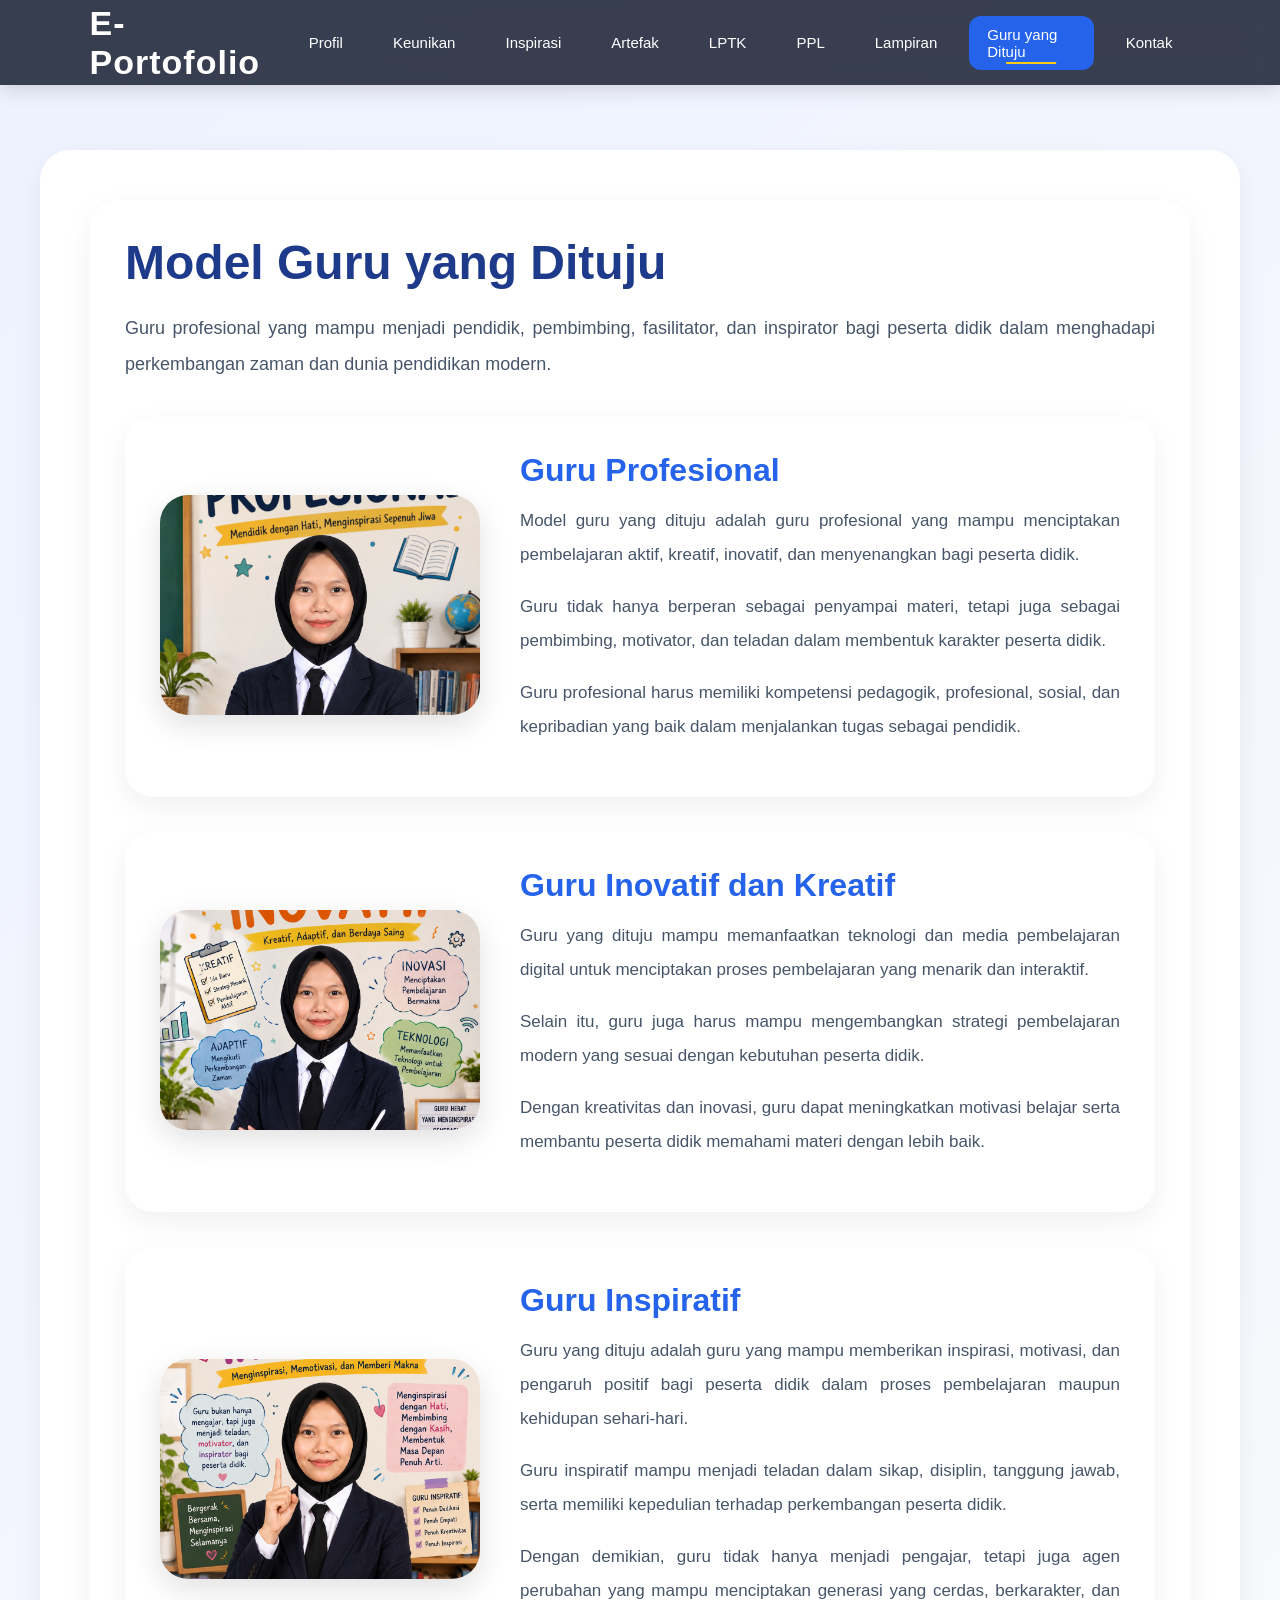
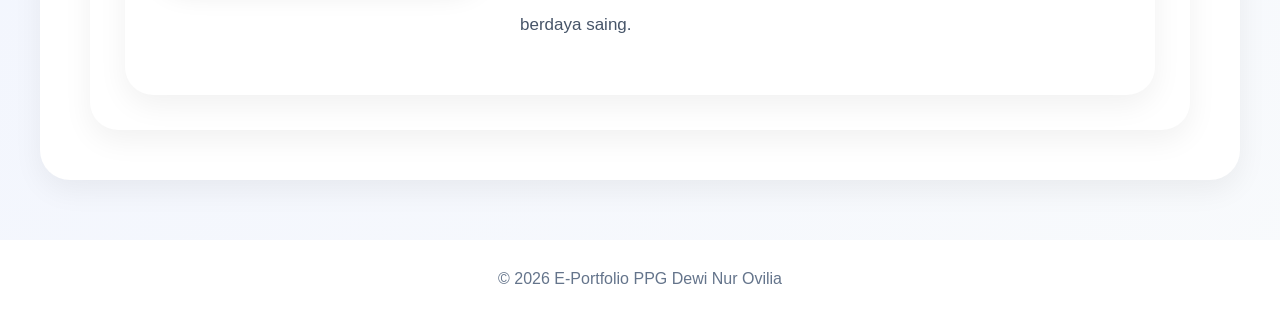
<file: guru-dituju.html>
<!DOCTYPE html>
<html lang="id">

<head>

<meta charset="UTF-8">
<meta name="viewport" content="width=device-width, initial-scale=1.0">

<title>Guru yang Dituju</title>

<link rel="stylesheet" href="style.css">

</head>

<body>

<!-- =========================
NAVBAR
========================= -->

<nav class="navbar">

<!-- LOGO -->
<h2>

<a href="index.html" class="logo-home">
E-Portofolio
</a>

</h2>

<!-- MENU -->
<div class="menu">

<a href="profil.html">
Profil
</a>

<a href="keunikan.html">
Keunikan
</a>

<a href="inspirasi.html">
Inspirasi
</a>


<a href="artefak.html">
Artefak
</a>

<a href="lptk.html">
LPTK
</a>

<a href="ppl.html">
PPL
</a>

<a href="lampiran.html">
Lampiran
</a>
<a href="guru-dituju.html" class="active">
Guru yang Dituju
</a>

<a href="kontak.html">
Kontak
</a>

</div>

</nav>

<!-- =========================
SECTION
========================= -->

<section class="show">

<div class="card">

<!-- JUDUL -->
<h2 class="page-title">
Model Guru yang Dituju
</h2>

<p class="page-desc">

Guru profesional yang mampu menjadi pendidik,
pembimbing,
fasilitator,
dan inspirator bagi peserta didik
dalam menghadapi perkembangan zaman dan dunia pendidikan modern.

</p>

<!-- =========================
GURU PROFESIONAL
========================= -->

<div class="keunikan-item">

<!-- FOTO -->
<div class="inspirasi-foto">

<img src="img/profesional.png" alt="Guru Profesional">

</div>

<!-- TEKS -->
<div class="keunikan-content">

<h3>Guru Profesional</h3>

<p>

Model guru yang dituju adalah guru profesional
yang mampu menciptakan pembelajaran aktif,
kreatif,
inovatif,
dan menyenangkan bagi peserta didik.

</p>

<p>

Guru tidak hanya berperan sebagai penyampai materi,
tetapi juga sebagai pembimbing,
motivator,
dan teladan dalam membentuk karakter peserta didik.

</p>

<p>

Guru profesional harus memiliki kompetensi pedagogik,
profesional,
sosial,
dan kepribadian yang baik
dalam menjalankan tugas sebagai pendidik.

</p>

</div>

</div>

<!-- =========================
GURU INOVATIF
========================= -->

<div class="keunikan-item">

<!-- FOTO -->
<div class="keunikan-image">

<img src="img/inovatif.png" alt="Guru Inovatif">

</div>

<!-- TEKS -->
<div class="keunikan-content">

<h3>Guru Inovatif dan Kreatif</h3>

<p>

Guru yang dituju mampu memanfaatkan teknologi
dan media pembelajaran digital
untuk menciptakan proses pembelajaran yang menarik dan interaktif.

</p>

<p>

Selain itu,
guru juga harus mampu mengembangkan strategi pembelajaran modern
yang sesuai dengan kebutuhan peserta didik.

</p>

<p>

Dengan kreativitas dan inovasi,
guru dapat meningkatkan motivasi belajar
serta membantu peserta didik memahami materi dengan lebih baik.

</p>

</div>

</div>

<!-- =========================
GURU INSPIRATIF
========================= -->

<div class="keunikan-item">

<!-- FOTO -->
<div class="keunikan-image">

<img src="img/inspiratif.png" alt="Guru Inspiratif">

</div>

<!-- TEKS -->
<div class="keunikan-content">

<h3>Guru Inspiratif</h3>

<p>

Guru yang dituju adalah guru yang mampu memberikan inspirasi,
motivasi,
dan pengaruh positif bagi peserta didik
dalam proses pembelajaran maupun kehidupan sehari-hari.

</p>

<p>

Guru inspiratif mampu menjadi teladan
dalam sikap,
disiplin,
tanggung jawab,
serta memiliki kepedulian terhadap perkembangan peserta didik.

</p>

<p>

Dengan demikian,
guru tidak hanya menjadi pengajar,
tetapi juga agen perubahan
yang mampu menciptakan generasi yang cerdas,
berkarakter,
dan berdaya saing.

</p>

</div>

</div>

</div>

</section>

<!-- =========================
FOOTER
========================= -->

<footer>

© 2026 E-Portfolio PPG Dewi Nur Ovilia

</footer>

</body>

</html>
</file>
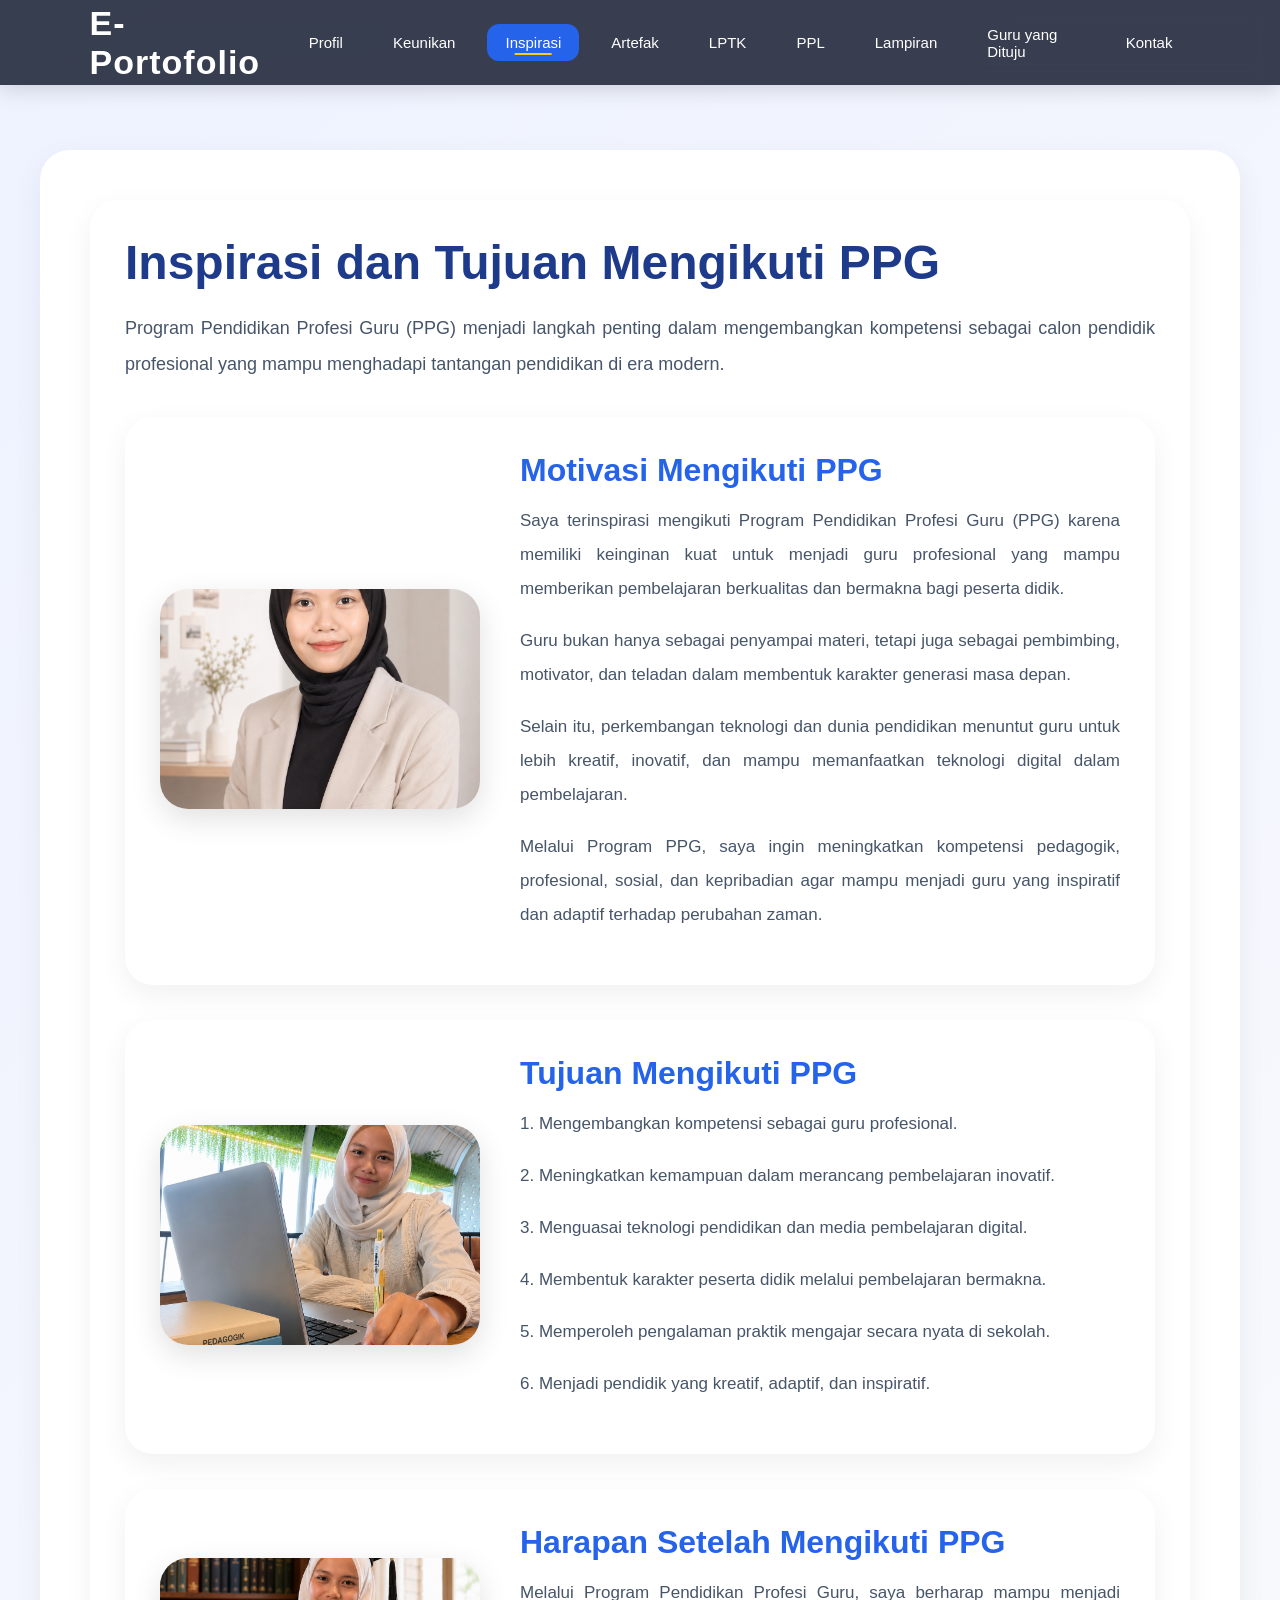
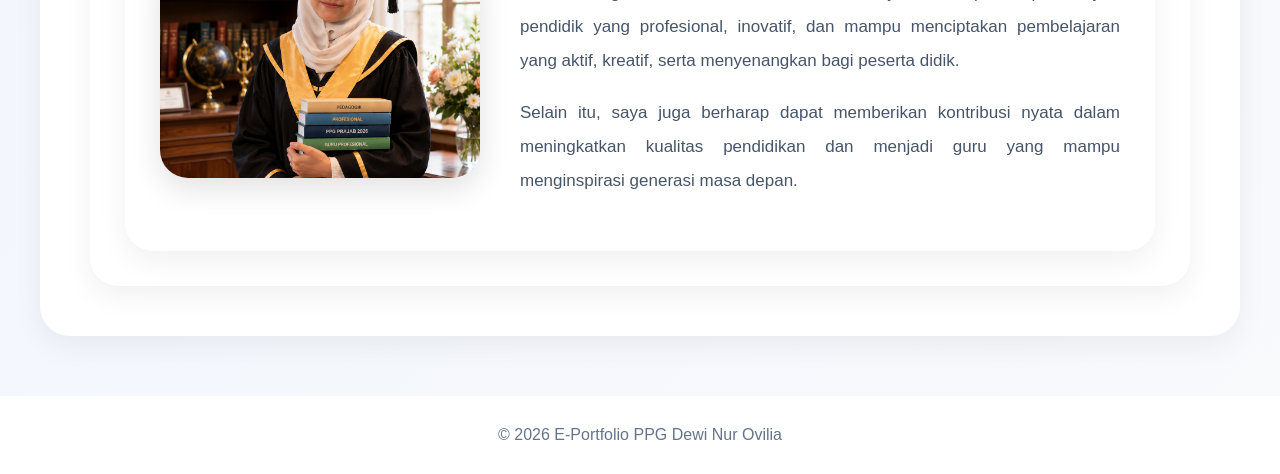
<file: inspirasi.html>
<!DOCTYPE html>
<html lang="id">

<head>

<meta charset="UTF-8">
<meta name="viewport" content="width=device-width, initial-scale=1.0">

<title>Inspirasi dan Tujuan</title>

<link rel="stylesheet" href="style.css">

</head>

<body>

<!-- =========================
     NAVBAR
========================= -->
<nav class="navbar">

<!-- LOGO -->
<h2>
<a href="index.html" class="logo-home">
E-Portofolio
</a>
</h2>

<!-- MENU -->
<div class="menu">

<a href="profil.html">
Profil
</a>

<a href="keunikan.html">
Keunikan
</a>

<a href="inspirasi.html" class="active">
Inspirasi
</a>

<a href="artefak.html">
Artefak
</a>

<a href="lptk.html">
LPTK
</a>

<a href="ppl.html">
PPL
</a>
<a href="lampiran.html">Lampiran</a>
<a href="guru-dituju.html">Guru yang Dituju</a>
<a href="kontak.html">
Kontak
</a>

</div>

</nav>

<!-- =========================
     SECTION
========================= -->
<section class="show">

<div class="card">

<!-- JUDUL -->
<h2 class="page-title">
Inspirasi dan Tujuan Mengikuti PPG
</h2>

<p class="page-desc">

Program Pendidikan Profesi Guru (PPG) menjadi langkah penting 
dalam mengembangkan kompetensi sebagai calon pendidik profesional 
yang mampu menghadapi tantangan pendidikan di era modern.

</p>

<!-- =========================
     MOTIVASI
========================= -->
<div class="keunikan-item">

<!-- FOTO -->
<div class="inspirasi-foto">

<img src="img/inspirasi-ppg.jpg" alt="Inspirasi PPG">

</div>

<!-- TEKS -->
<div class="keunikan-content">

<h3>Motivasi Mengikuti PPG</h3>

<p>
Saya terinspirasi mengikuti Program Pendidikan Profesi Guru (PPG) 
karena memiliki keinginan kuat untuk menjadi guru profesional 
yang mampu memberikan pembelajaran berkualitas dan bermakna 
bagi peserta didik.
</p>

<p>
Guru bukan hanya sebagai penyampai materi, 
tetapi juga sebagai pembimbing, motivator, dan teladan 
dalam membentuk karakter generasi masa depan.
</p>

<p>
Selain itu, perkembangan teknologi dan dunia pendidikan 
menuntut guru untuk lebih kreatif, inovatif, 
dan mampu memanfaatkan teknologi digital dalam pembelajaran.
</p>

<p>
Melalui Program PPG, saya ingin meningkatkan kompetensi pedagogik, 
profesional, sosial, dan kepribadian 
agar mampu menjadi guru yang inspiratif dan adaptif terhadap perubahan zaman.
</p>

</div>

</div>

<!-- =========================
     TUJUAN
========================= -->
<div class="keunikan-item">

<!-- FOTO -->
<div class="keunikan-image">

<img src="img/tujuan-ppg.jpg" alt="Tujuan PPG">

</div>

<!-- TEKS -->
<div class="keunikan-content">

<h3>Tujuan Mengikuti PPG</h3>

<p>
1. Mengembangkan kompetensi sebagai guru profesional.
</p>

<p>
2. Meningkatkan kemampuan dalam merancang pembelajaran inovatif.
</p>

<p>
3. Menguasai teknologi pendidikan dan media pembelajaran digital.
</p>

<p>
4. Membentuk karakter peserta didik melalui pembelajaran bermakna.
</p>

<p>
5. Memperoleh pengalaman praktik mengajar secara nyata di sekolah.
</p>

<p>
6. Menjadi pendidik yang kreatif, adaptif, dan inspiratif.
</p>

</div>

</div>

<!-- =========================
     HARAPAN
========================= -->
<div class="keunikan-item">

<!-- FOTO -->
<div class="keunikan-image">

<img src="img/harapan-ppg.png" alt="Harapan PPG">

</div>

<!-- TEKS -->
<div class="keunikan-content">

<h3>Harapan Setelah Mengikuti PPG</h3>

<p>
Melalui Program Pendidikan Profesi Guru, saya berharap mampu menjadi 
pendidik yang profesional, inovatif, dan mampu menciptakan 
pembelajaran yang aktif, kreatif, serta menyenangkan bagi peserta didik.
</p>

<p>
Selain itu, saya juga berharap dapat memberikan kontribusi nyata 
dalam meningkatkan kualitas pendidikan dan menjadi guru 
yang mampu menginspirasi generasi masa depan.
</p>

</div>

</div>

</div>

</section>

<!-- =========================
     FOOTER
========================= -->
<footer>

© 2026 E-Portfolio PPG Dewi Nur Ovilia

</footer>

</body>

</html>
</file>
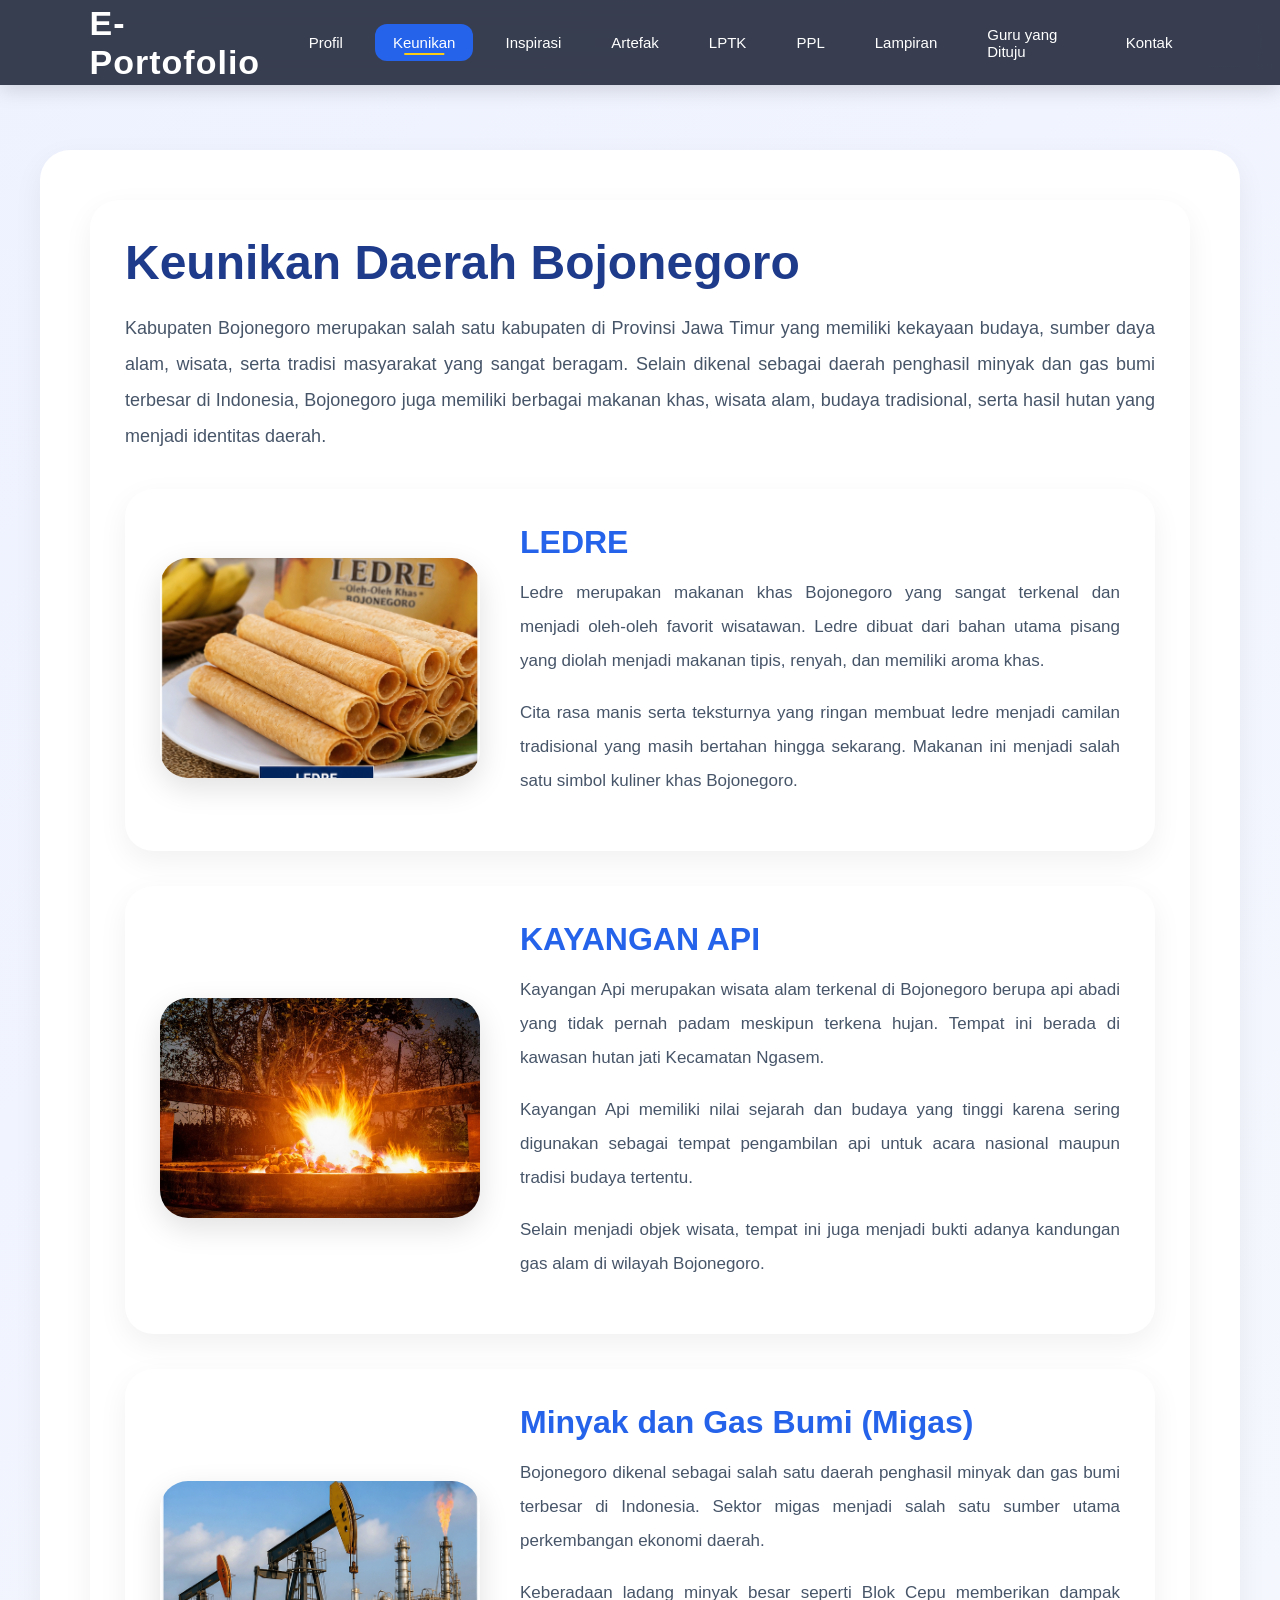
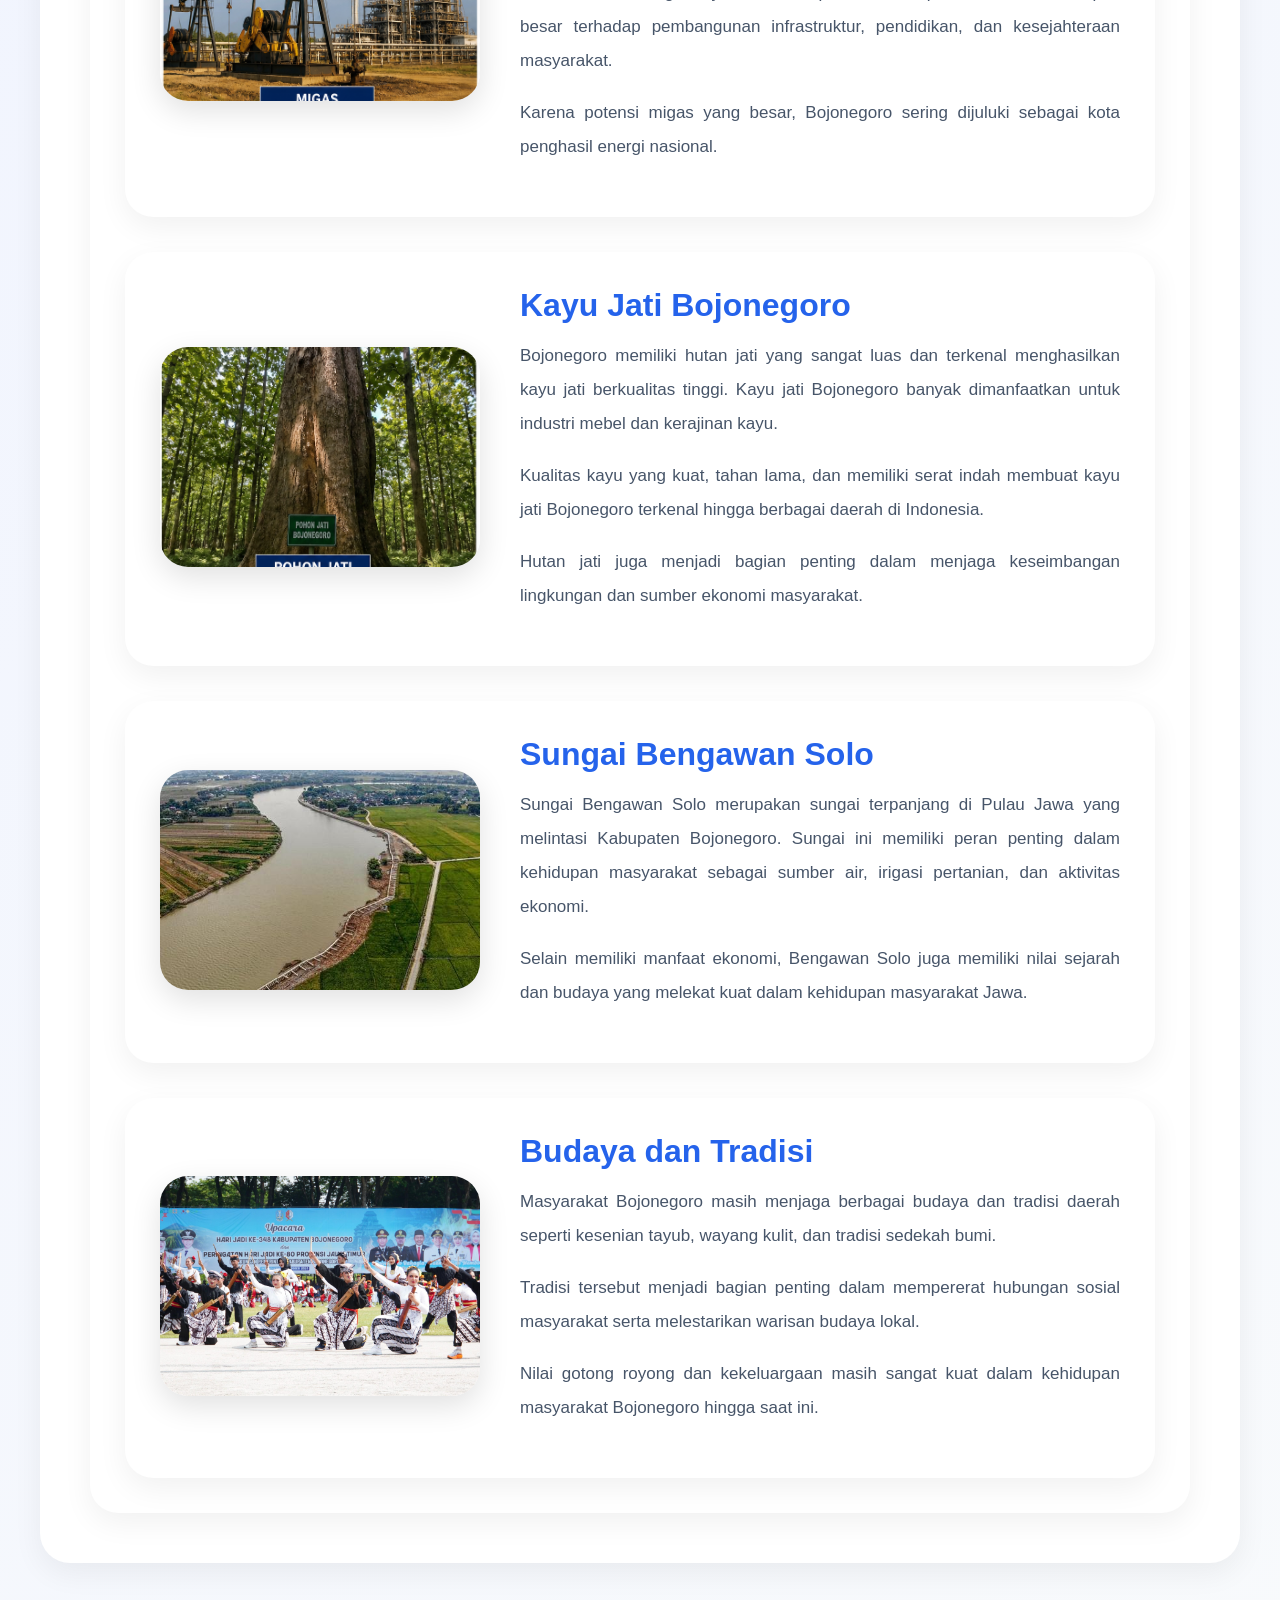
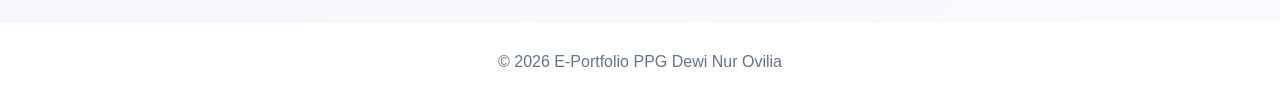
<file: keunikan.html>
<!DOCTYPE html>
<html lang="id">

<head>

<meta charset="UTF-8">
<meta name="viewport" content="width=device-width, initial-scale=1.0">

<title>Keunikan Daerah Bojonegoro</title>

<link rel="stylesheet" href="style.css">

</head>

<body>

<!-- NAVBAR -->
<nav class="navbar">

<h2>
<a href="index.html" class="logo-home">
E-Portofolio
</a>
</h2>

<div class="menu">

<a href="profil.html">Profil</a>
<a href="keunikan.html" class="active">Keunikan</a>
<a href="inspirasi.html">Inspirasi</a>
<a href="artefak.html">Artefak</a>
<a href="lptk.html">LPTK</a>
<a href="ppl.html">PPL</a>
<a href="lampiran.html">Lampiran</a>
<a href="guru-dituju.html">Guru yang Dituju</a>
<a href="kontak.html">Kontak</a>

</div>

</nav>

<!-- SECTION -->
<section class="show">

<div class="card">

<!-- JUDUL -->
<h2 class="page-title">
Keunikan Daerah Bojonegoro
</h2>

<p class="page-desc">

Kabupaten Bojonegoro merupakan salah satu kabupaten di Provinsi Jawa Timur 
yang memiliki kekayaan budaya, sumber daya alam, wisata, serta tradisi masyarakat 
yang sangat beragam. Selain dikenal sebagai daerah penghasil minyak dan gas bumi terbesar di Indonesia, 
Bojonegoro juga memiliki berbagai makanan khas, wisata alam, budaya tradisional, 
serta hasil hutan yang menjadi identitas daerah.

</p>

<!-- LEDRE -->
<div class="keunikan-item">

<!-- FOTO -->
<div class="keunikan-image">

<img src="img/ledre.jpg" alt="Ledre">

</div>

<!-- TEKS -->
<div class="keunikan-content">

<h3>
 LEDRE
</h3>

<p>
Ledre merupakan makanan khas Bojonegoro yang sangat terkenal 
dan menjadi oleh-oleh favorit wisatawan. Ledre dibuat dari bahan utama pisang 
yang diolah menjadi makanan tipis, renyah, dan memiliki aroma khas.
</p>

<p>
Cita rasa manis serta teksturnya yang ringan membuat ledre 
menjadi camilan tradisional yang masih bertahan hingga sekarang.
Makanan ini menjadi salah satu simbol kuliner khas Bojonegoro.
</p>

</div>

</div>

<!-- KAYANGAN API -->
<div class="keunikan-item">

<div class="keunikan-image">

<img src="img/kayangan-api.jpg" alt="Kayangan Api">

</div>

<div class="keunikan-content">

<h3>
KAYANGAN API</h3>

<p>
Kayangan Api merupakan wisata alam terkenal di Bojonegoro 
berupa api abadi yang tidak pernah padam meskipun terkena hujan.
Tempat ini berada di kawasan hutan jati Kecamatan Ngasem.
</p>

<p>
Kayangan Api memiliki nilai sejarah dan budaya yang tinggi 
karena sering digunakan sebagai tempat pengambilan api 
untuk acara nasional maupun tradisi budaya tertentu.
</p>

<p>
Selain menjadi objek wisata, tempat ini juga menjadi bukti 
adanya kandungan gas alam di wilayah Bojonegoro.
</p>

</div>

</div>

<!-- MIGAS -->
<div class="keunikan-item">

<div class="keunikan-image">

<img src="img/migas.jpg" alt="Migas">

</div>

<div class="keunikan-content">

<h3>Minyak dan Gas Bumi (Migas)</h3>

<p>
Bojonegoro dikenal sebagai salah satu daerah penghasil minyak dan gas bumi terbesar di Indonesia. 
Sektor migas menjadi salah satu sumber utama perkembangan ekonomi daerah.
</p>

<p>
Keberadaan ladang minyak besar seperti Blok Cepu memberikan dampak besar 
terhadap pembangunan infrastruktur, pendidikan, dan kesejahteraan masyarakat.
</p>

<p>
Karena potensi migas yang besar, Bojonegoro sering dijuluki 
sebagai kota penghasil energi nasional.
</p>

</div>

</div>

<!-- KAYU JATI -->
<div class="keunikan-item">

<div class="keunikan-image">

<img src="img/kayu-jati.jpg" alt="Kayu Jati">

</div>

<div class="keunikan-content">

<h3>Kayu Jati Bojonegoro</h3>

<p>
Bojonegoro memiliki hutan jati yang sangat luas 
dan terkenal menghasilkan kayu jati berkualitas tinggi.
Kayu jati Bojonegoro banyak dimanfaatkan 
untuk industri mebel dan kerajinan kayu.
</p>

<p>
Kualitas kayu yang kuat, tahan lama, dan memiliki serat indah 
membuat kayu jati Bojonegoro terkenal hingga berbagai daerah di Indonesia.
</p>

<p>
Hutan jati juga menjadi bagian penting 
dalam menjaga keseimbangan lingkungan dan sumber ekonomi masyarakat.
</p>

</div>

</div>

<!-- BENGAWAN SOLO -->
<div class="keunikan-item">

<div class="keunikan-image">

<img src="img/bengawan-solo.jpg" alt="Bengawan Solo">

</div>

<div class="keunikan-content">

<h3>Sungai Bengawan Solo</h3>

<p>
Sungai Bengawan Solo merupakan sungai terpanjang di Pulau Jawa 
yang melintasi Kabupaten Bojonegoro.
Sungai ini memiliki peran penting dalam kehidupan masyarakat 
sebagai sumber air, irigasi pertanian, dan aktivitas ekonomi.
</p>

<p>
Selain memiliki manfaat ekonomi, Bengawan Solo juga memiliki nilai sejarah 
dan budaya yang melekat kuat dalam kehidupan masyarakat Jawa.
</p>

</div>

</div>

<!-- BUDAYA -->
<div class="keunikan-item">

<div class="keunikan-image">

<img src="img/budaya.jpg" alt="Budaya">

</div>

<div class="keunikan-content">

<h3>Budaya dan Tradisi</h3>

<p>
Masyarakat Bojonegoro masih menjaga berbagai budaya dan tradisi daerah 
seperti kesenian tayub, wayang kulit, dan tradisi sedekah bumi.
</p>

<p>
Tradisi tersebut menjadi bagian penting dalam mempererat hubungan sosial masyarakat 
serta melestarikan warisan budaya lokal.
</p>

<p>
Nilai gotong royong dan kekeluargaan masih sangat kuat 
dalam kehidupan masyarakat Bojonegoro hingga saat ini.
</p>

</div>

</div>

</div>

</section>

<!-- FOOTER -->
<footer>

© 2026 E-Portfolio PPG Dewi Nur Ovilia

</footer>

</body>

</html>
</file>
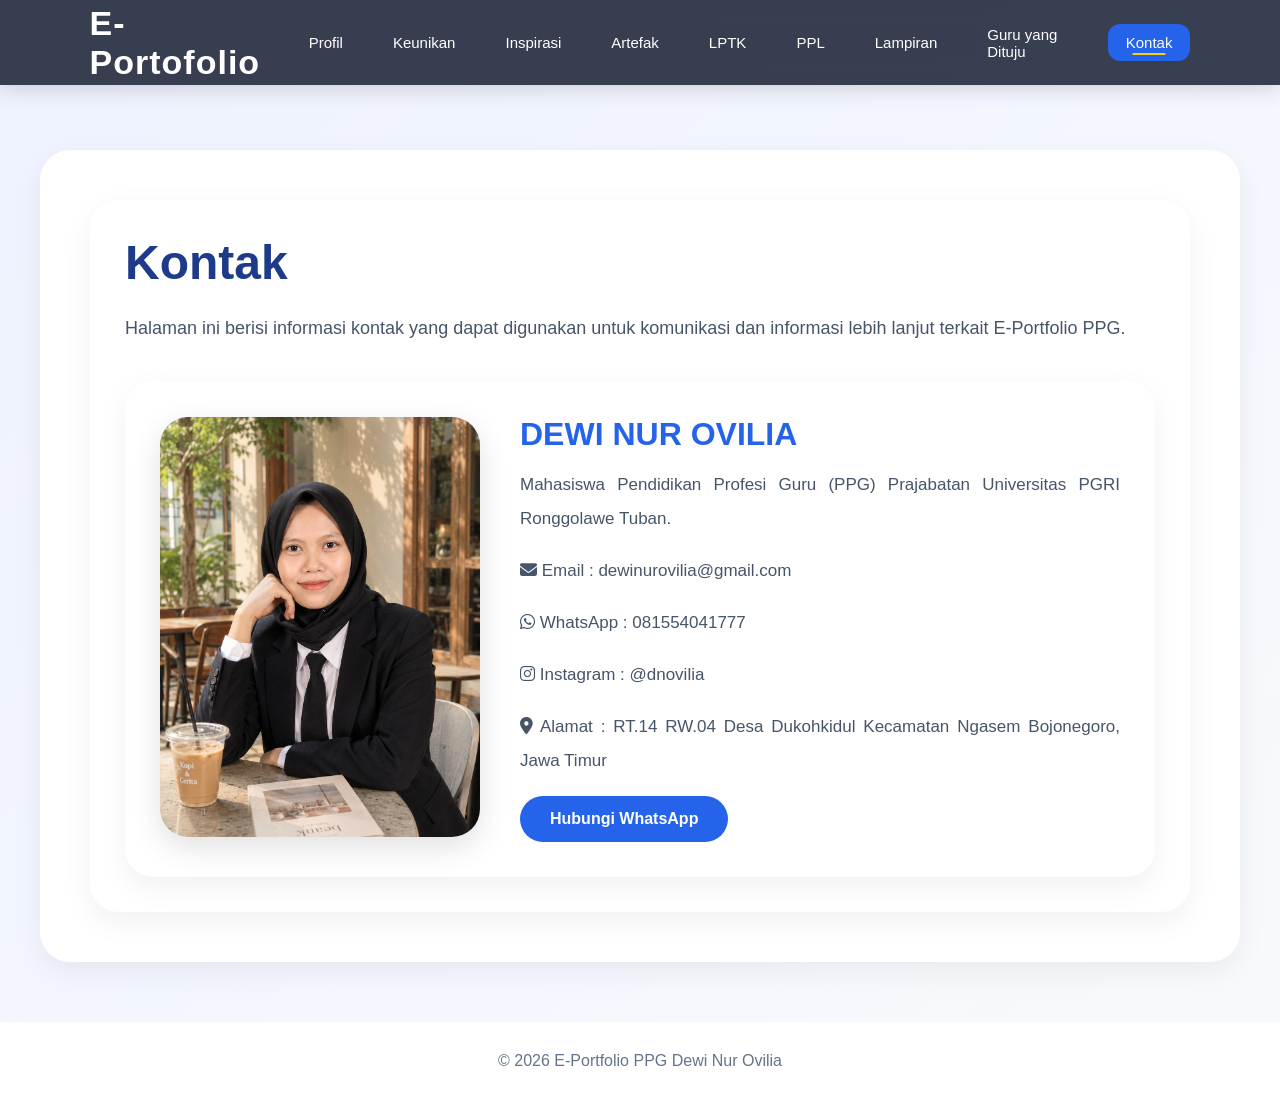
<file: kontak.html>
<!DOCTYPE html>
<html lang="id">

<head>

<meta charset="UTF-8">
<meta name="viewport" content="width=device-width, initial-scale=1.0">

<title>Kontak</title>

<link rel="stylesheet" href="style.css">

<!-- ICON -->
<link rel="stylesheet" href="https://cdnjs.cloudflare.com/ajax/libs/font-awesome/6.5.1/css/all.min.css">

</head>

<body>

<!-- =========================
     NAVBAR
========================= -->
<nav class="navbar">

<h2>
<a href="index.html" class="logo-home">
E-Portofolio
</a>
</h2>

<div class="menu">

<a href="profil.html">
Profil
</a>

<a href="keunikan.html">
Keunikan
</a>

<a href="inspirasi.html">
Inspirasi
</a>

<a href="artefak.html">
Artefak
</a>

<a href="lptk.html">
LPTK
</a>

<a href="ppl.html">
PPL
</a>
<a href="lampiran.html">Lampiran</a>
<a href="guru-dituju.html">Guru yang Dituju</a>
<a href="kontak.html" class="active">
Kontak
</a>

</div>

</nav>

<!-- =========================
     SECTION
========================= -->
<section class="show">

<div class="card">

<!-- JUDUL -->
<h2 class="page-title">
Kontak
</h2>

<p class="page-desc">

Halaman ini berisi informasi kontak yang dapat digunakan 
untuk komunikasi dan informasi lebih lanjut terkait E-Portfolio PPG.

</p>

<!-- =========================
     CARD KONTAK
========================= -->
<div class="keunikan-item">

<!-- FOTO -->
<div class="profil-img">

<img src="img/profil.png" alt="Profil">

</div>

<!-- ISI -->
<div class="keunikan-content">

<h3>DEWI NUR OVILIA</h3>

<p>
Mahasiswa Pendidikan Profesi Guru (PPG) Prajabatan 
Universitas PGRI Ronggolawe Tuban.
</p>

<!-- EMAIL -->
<p>

<i class="fa-solid fa-envelope"></i>

Email :
dewinurovilia@gmail.com

</p>

<!-- WHATSAPP -->
<p>

<i class="fa-brands fa-whatsapp"></i>

WhatsApp :
081554041777

</p>

<!-- INSTAGRAM -->
<p>

<i class="fa-brands fa-instagram"></i>

Instagram :
@dnovilia

</p>

<!-- ALAMAT -->
<p>

<i class="fa-solid fa-location-dot"></i>

Alamat : RT.14 RW.04 Desa Dukohkidul Kecamatan Ngasem
Bojonegoro, Jawa Timur

</p>

<!-- BUTTON -->
<a href="https://wa.me/6285746692719" target="_blank">

<button class="btn-profil">

Hubungi WhatsApp

</button>

</a>

</div>

</div>

</div>

</section>

<!-- =========================
     FOOTER
========================= -->
<footer>

© 2026 E-Portfolio PPG Dewi Nur Ovilia

</footer>

</body>

</html>
</file>
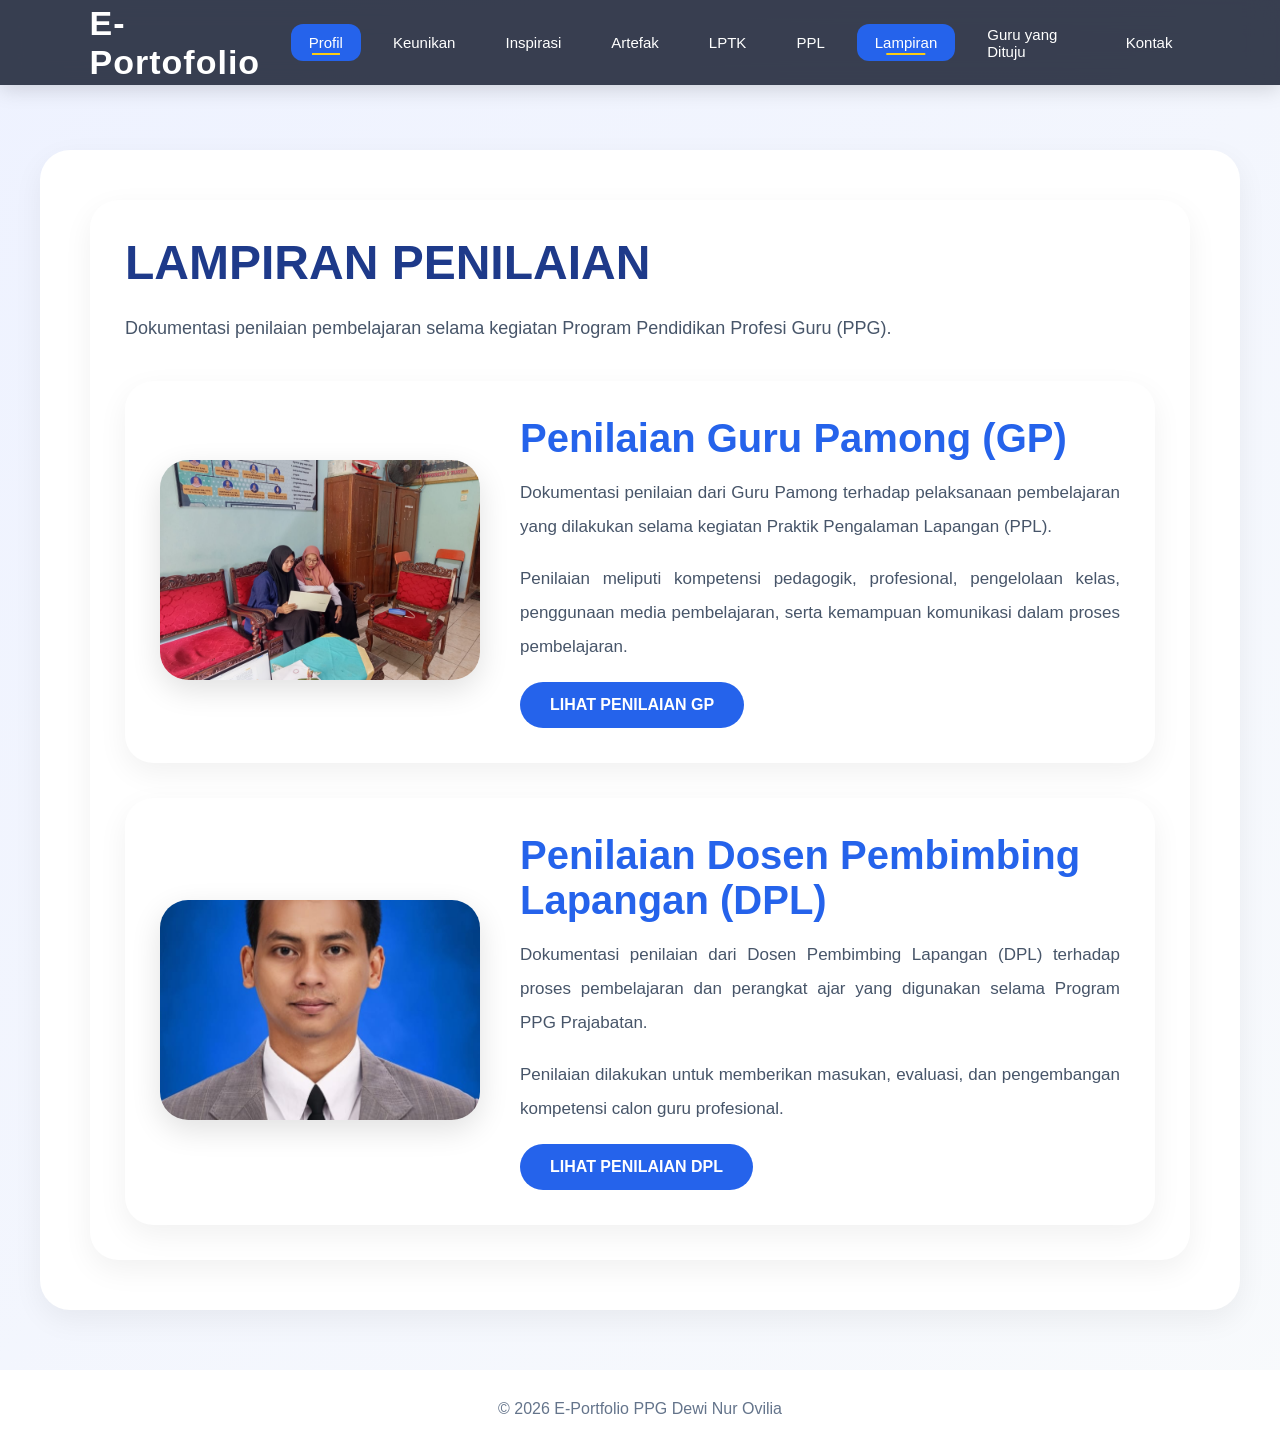
<file: lampiran.html>
<!DOCTYPE html>
<html lang="id">
<head>
<meta charset="UTF-8">
<meta name="viewport" content="width=device-width, initial-scale=1.0">

<title>Lampiran</title>

<link rel="stylesheet" href="style.css">

</head>

<body>

<!-- =========================
     NAVBAR
========================= -->
<nav class="navbar">

<h2>
<a href="index.html" class="logo-home">
E-Portofolio
</a>
</h2>

<div class="menu">

<a href="profil.html" class="active">Profil</a>
<a href="keunikan.html">Keunikan</a>
<a href="inspirasi.html">Inspirasi</a>
<a href="artefak.html">Artefak</a>
<a href="lptk.html">LPTK</a>
<a href="ppl.html">PPL</a>
<a href="lampiran.html" class="active">
Lampiran
</a>
<a href="guru-dituju.html">Guru yang Dituju</a>

<a href="kontak.html">Kontak</a>

</div>

</nav>

<!-- =========================
     SECTION LAMPIRAN
========================= -->
<section id="lampiran">

<div class="card">

<h2 class="page-title">
LAMPIRAN PENILAIAN
</h2>

<p class="page-desc">
Dokumentasi penilaian pembelajaran selama kegiatan
Program Pendidikan Profesi Guru (PPG).
</p>

<!-- =========================
     PENILAIAN GURU PAMONG
========================= -->
<div class="artefak-item">

<div class="artefak-image">
<img src="img/gp.jpg" alt="Penilaian GP">
</div>

<div class="artefak-content">

<h3>Penilaian Guru Pamong (GP)</h3>

<p>
Dokumentasi penilaian dari Guru Pamong terhadap pelaksanaan pembelajaran
yang dilakukan selama kegiatan Praktik Pengalaman Lapangan (PPL).
</p>

<p>
Penilaian meliputi kompetensi pedagogik, profesional,
pengelolaan kelas, penggunaan media pembelajaran,
serta kemampuan komunikasi dalam proses pembelajaran.
</p>

<a
href="https://drive.google.com/drive/folders/16L1iDsxCnnLjj91ZsLFYOq1W5CVbVXZY?usp=sharing"
target="_blank"
class="btn-drive">

<button>
LIHAT PENILAIAN GP
</button>

</a>

</div>
</div>

<!-- =========================
     PENILAIAN DPL
========================= -->
<div class="artefak-item">

<div class="artefak-image">
<img src="img/mizan.jpg" alt="Penilaian DPL">
</div>

<div class="artefak-content">

<h3>Penilaian Dosen Pembimbing Lapangan (DPL)</h3>

<p>
Dokumentasi penilaian dari Dosen Pembimbing Lapangan (DPL)
terhadap proses pembelajaran dan perangkat ajar
yang digunakan selama Program PPG Prajabatan.
</p>

<p>
Penilaian dilakukan untuk memberikan masukan, evaluasi,
dan pengembangan kompetensi calon guru profesional.
</p>

<a
href="https://drive.google.com/drive/folders/1zO7fR_p_Eb3OgvVY9VpYfoKSjux1OTY6?usp=sharing"
target="_blank"
class="btn-drive">

<button>
LIHAT PENILAIAN DPL
</button>

</a>

</div>
</div>

</div>
</section>

<!-- =========================
     FOOTER
========================= -->
<footer>
© 2026 E-Portfolio PPG Dewi Nur Ovilia
</footer>

</body>
</html>
</file>
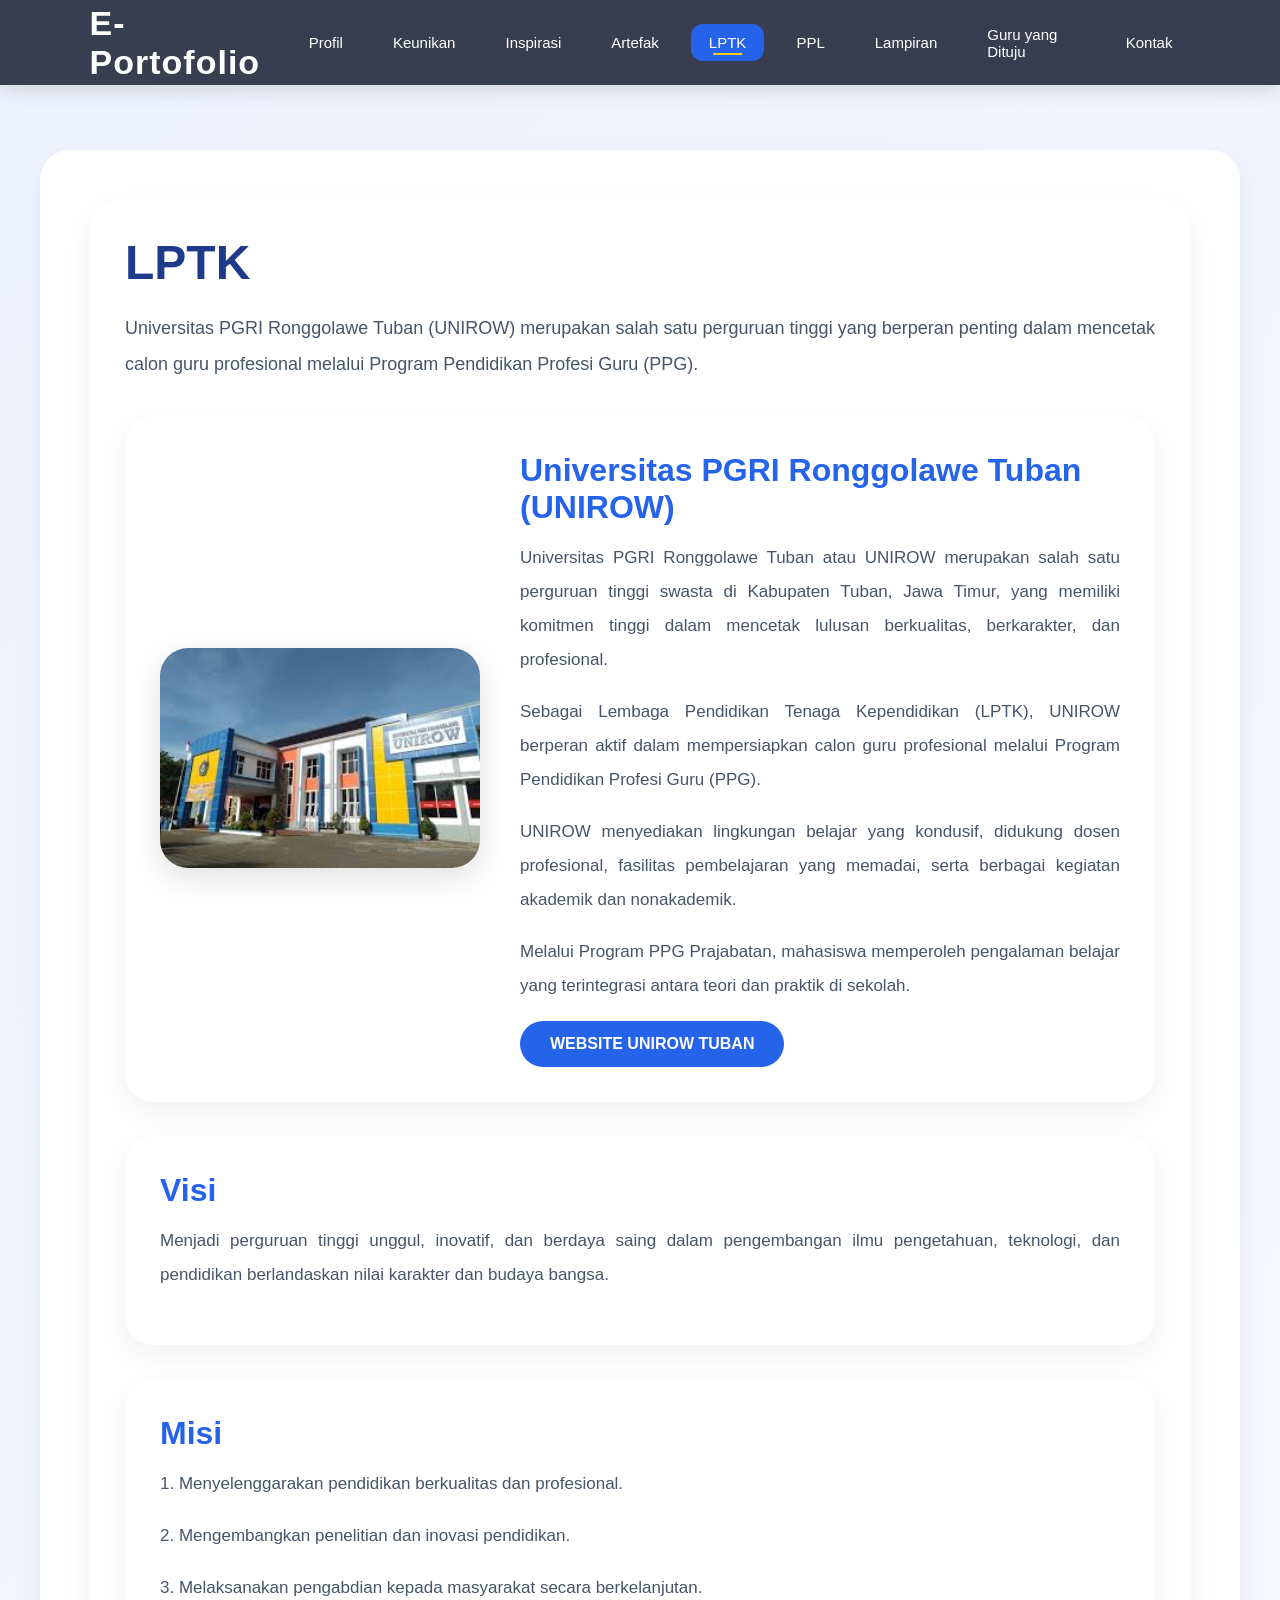
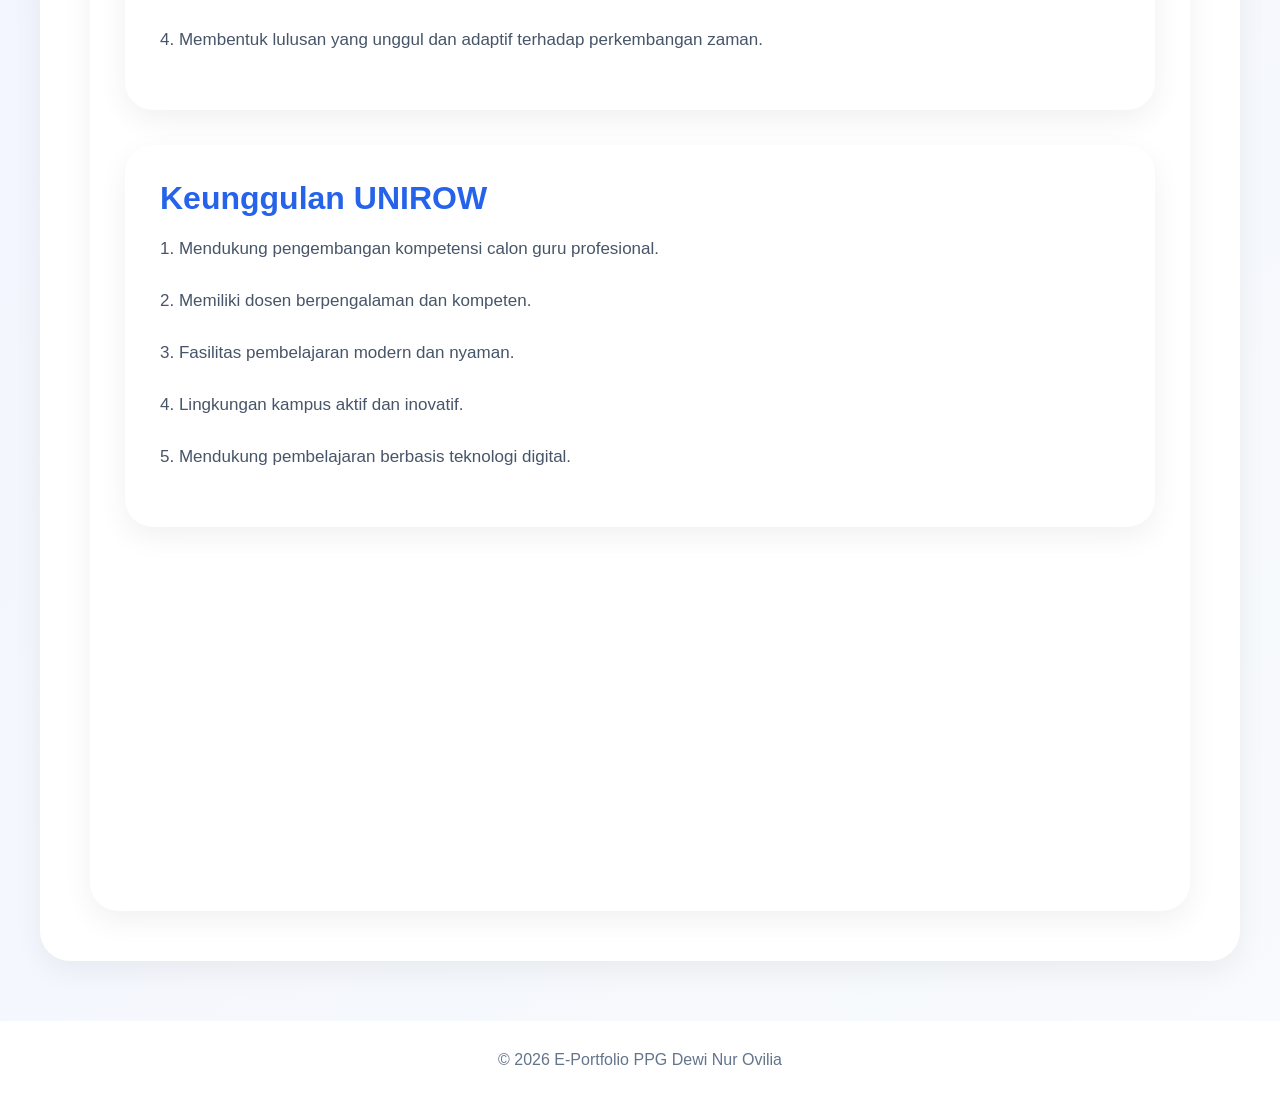
<file: lptk.html>
<!DOCTYPE html>
<html lang="id">

<head>

<meta charset="UTF-8">
<meta name="viewport" content="width=device-width, initial-scale=1.0">

<title>LPTK - UNIROW TUBAN</title>

<link rel="stylesheet" href="style.css">

</head>

<body>

<!-- =========================
     NAVBAR
========================= -->
<nav class="navbar">

<h2>
<a href="index.html" class="logo-home">
E-Portofolio
</a>
</h2>

<div class="menu">

<a href="profil.html">Profil</a>

<a href="keunikan.html">Keunikan</a>

<a href="inspirasi.html">Inspirasi</a>

<a href="artefak.html">Artefak</a>

<a href="lptk.html" class="active">
LPTK
</a>

<a href="ppl.html">PPL</a>
<a href="lampiran.html">Lampiran</a>
<a href="guru-dituju.html">Guru yang Dituju</a>
<a href="kontak.html">Kontak</a>

</div>

</nav>

<!-- =========================
     SECTION
========================= -->
<section class="show">

<div class="card">

<!-- JUDUL -->
<h2 class="page-title">
LPTK
</h2>

<p class="page-desc">

Universitas PGRI Ronggolawe Tuban (UNIROW) merupakan salah satu 
perguruan tinggi yang berperan penting dalam mencetak calon guru profesional 
melalui Program Pendidikan Profesi Guru (PPG).

</p>

<!-- =========================
     CARD UTAMA
========================= -->
<div class="keunikan-item">

<!-- FOTO -->
<div class="keunikan-image">

<img src="img/lptk.jpg" alt="UNIROW Tuban">

</div>

<!-- TEKS -->
<div class="keunikan-content">

<h3>Universitas PGRI Ronggolawe Tuban (UNIROW)</h3>

<p>
Universitas PGRI Ronggolawe Tuban atau UNIROW merupakan salah satu 
perguruan tinggi swasta di Kabupaten Tuban, Jawa Timur, 
yang memiliki komitmen tinggi dalam mencetak lulusan berkualitas, 
berkarakter, dan profesional.
</p>

<p>
Sebagai Lembaga Pendidikan Tenaga Kependidikan (LPTK), 
UNIROW berperan aktif dalam mempersiapkan calon guru profesional 
melalui Program Pendidikan Profesi Guru (PPG).
</p>

<p>
UNIROW menyediakan lingkungan belajar yang kondusif, 
didukung dosen profesional, fasilitas pembelajaran yang memadai, 
serta berbagai kegiatan akademik dan nonakademik.
</p>

<p>
Melalui Program PPG Prajabatan, mahasiswa memperoleh pengalaman belajar 
yang terintegrasi antara teori dan praktik di sekolah.
</p>
<!-- BUTTON -->
<a 
href="https://unirow.ac.id/"
target="_blank"
class="btn-drive">

<button>
WEBSITE UNIROW TUBAN
</button>

</a>

</div>
</div>
<!-- =========================
     VISI
========================= -->
<div class="keunikan-item">

<div class="keunikan-content">

<h3>Visi</h3>

<p>
Menjadi perguruan tinggi unggul, inovatif, dan berdaya saing 
dalam pengembangan ilmu pengetahuan, teknologi, dan pendidikan 
berlandaskan nilai karakter dan budaya bangsa.
</p>

</div>

</div>

<!-- =========================
     MISI
========================= -->
<div class="keunikan-item">

<div class="keunikan-content">

<h3>Misi</h3>

<p>
1. Menyelenggarakan pendidikan berkualitas dan profesional.
</p>

<p>
2. Mengembangkan penelitian dan inovasi pendidikan.
</p>

<p>
3. Melaksanakan pengabdian kepada masyarakat secara berkelanjutan.
</p>

<p>
4. Membentuk lulusan yang unggul dan adaptif terhadap perkembangan zaman.
</p>

</div>

</div>

<!-- =========================
     KEUNGGULAN
========================= -->
<div class="keunikan-item">

<div class="keunikan-content">

<h3>Keunggulan UNIROW</h3>

<p>
1. Mendukung pengembangan kompetensi calon guru profesional.
</p>

<p>
2. Memiliki dosen berpengalaman dan kompeten.
</p>

<p>
3. Fasilitas pembelajaran modern dan nyaman.
</p>

<p>
4. Lingkungan kampus aktif dan inovatif.
</p>

<p>
5. Mendukung pembelajaran berbasis teknologi digital.
</p>

</div>

</div>

<!-- =========================
     MAPS
========================= -->
<div class="maps-box">

<iframe
src="https://www.google.com/maps?q=Universitas%20PGRI%20Ronggolawe%20Tuban&output=embed"
allowfullscreen=""
loading="lazy">
</iframe>

</div>

</div>

</section>

<!-- =========================
     FOOTER
========================= -->
<footer>

© 2026 E-Portfolio PPG Dewi Nur Ovilia

</footer>

</body>

</html>
</file>
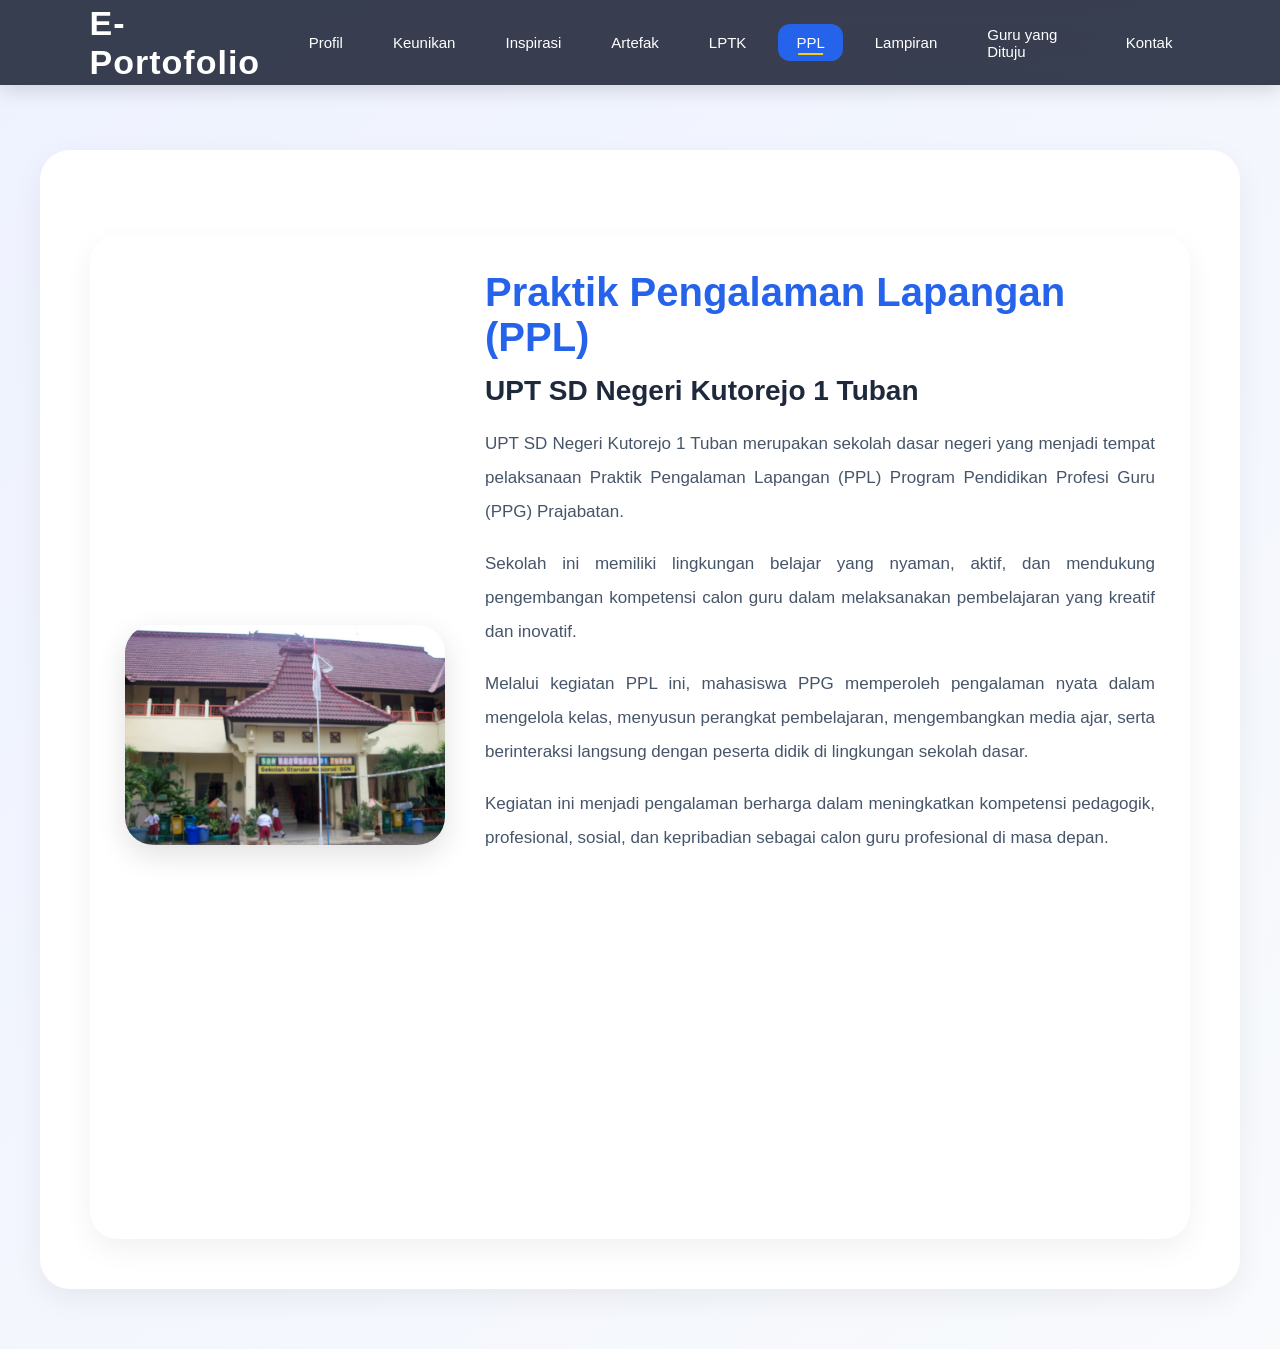
<file: ppl.html>
<!DOCTYPE html>
<html lang="id">

<head>

<meta charset="UTF-8">
<meta name="viewport" content="width=device-width, initial-scale=1.0">

<title>PPL</title>

<link rel="stylesheet" href="style.css">

</head>

<body>

<!-- NAVBAR -->
<nav class="navbar">

<h2>
<a href="index.html" class="logo-home">
E-Portofolio
</a>
</h2>

<div class="menu">

<a href="profil.html">Profil</a>
<a href="keunikan.html">Keunikan</a>
<a href="inspirasi.html">Inspirasi</a>
<a href="artefak.html">Artefak</a>
<a href="lptk.html">LPTK</a>
<a href="ppl.html" class="active">PPL</a>
<a href="lampiran.html">Lampiran</a>
<a href="guru-dituju.html">Guru yang Dituju</a>
<a href="kontak.html">Kontak</a>

</div>

</nav>

<!-- PPL -->
<section class="show">

<div class="card ppl-layout">

<!-- FOTO -->
<div class="ppl-image">

<img src="img/ppl-sdnkutorejo1.jpg" alt="SDN Kutorejo 1 Tuban">

</div>

<!-- TEKS -->
<div class="ppl-content">

<h2>Praktik Pengalaman Lapangan (PPL)</h2>

<h3>UPT SD Negeri Kutorejo 1 Tuban</h3>

<p>
UPT SD Negeri Kutorejo 1 Tuban merupakan sekolah dasar negeri 
yang menjadi tempat pelaksanaan Praktik Pengalaman Lapangan (PPL) 
Program Pendidikan Profesi Guru (PPG) Prajabatan.
</p>

<p>
Sekolah ini memiliki lingkungan belajar yang nyaman, 
aktif, dan mendukung pengembangan kompetensi calon guru 
dalam melaksanakan pembelajaran yang kreatif dan inovatif.
</p>

<p>
Melalui kegiatan PPL ini, mahasiswa PPG memperoleh pengalaman nyata 
dalam mengelola kelas, menyusun perangkat pembelajaran, 
mengembangkan media ajar, serta berinteraksi langsung 
dengan peserta didik di lingkungan sekolah dasar.
</p>

<p>
Kegiatan ini menjadi pengalaman berharga dalam meningkatkan 
kompetensi pedagogik, profesional, sosial, dan kepribadian 
sebagai calon guru profesional di masa depan.
</p>

<!-- MAPS -->
<div class="maps-box">

<iframe
src="https://www.google.com/maps?q=SDN%20Kutorejo%201%20Tuban&output=embed"
allowfullscreen=""
loading="lazy">
</iframe>

</div>

</div>

</div>
</html>
</file>
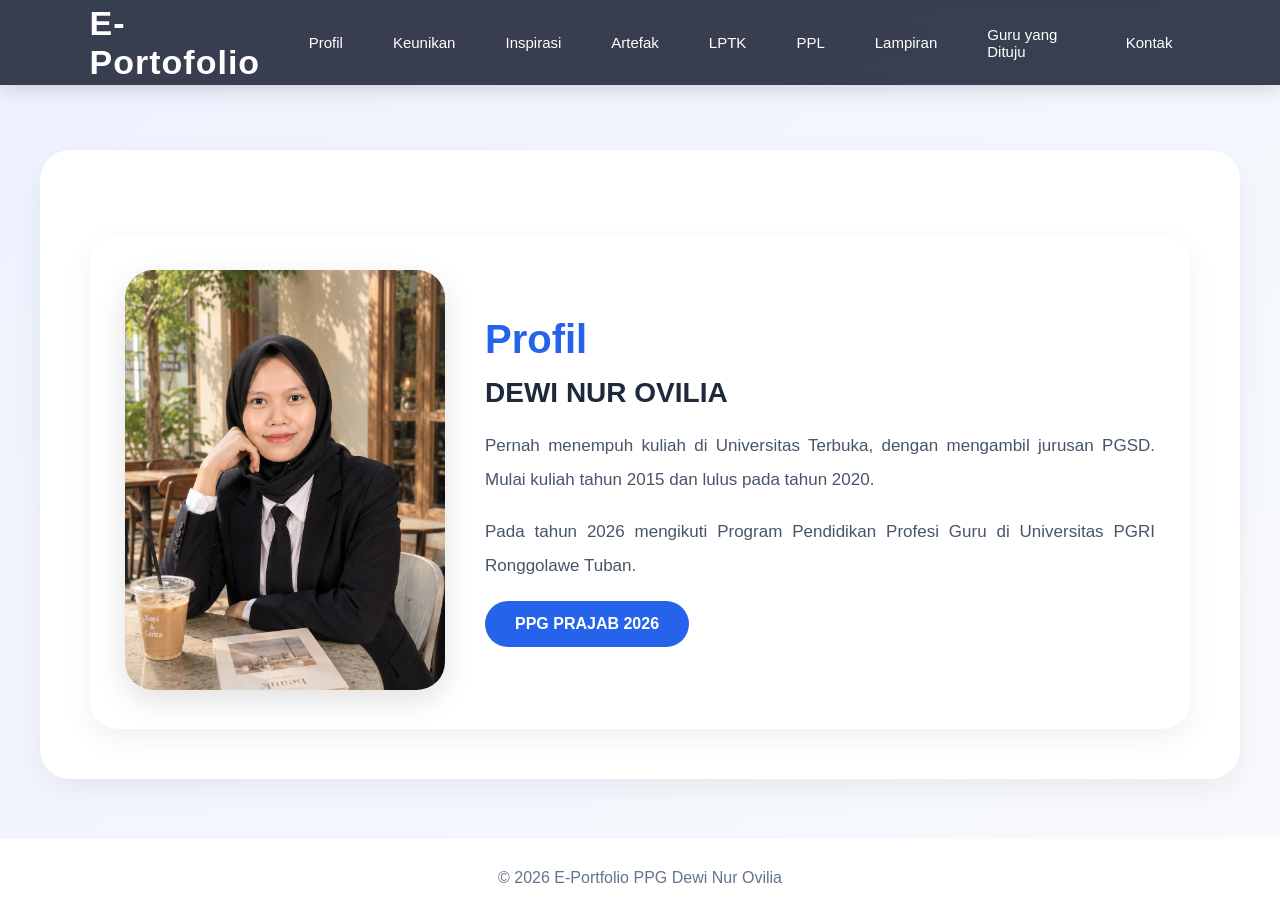
<file: profil.html>
<!DOCTYPE html>
<html lang="id">
<head>
<meta charset="UTF-8">
<meta name="viewport" content="width=device-width, initial-scale=1.0">

<title>Profil</title>

<link rel="stylesheet" href="style.css">

</head>
<body>

<!-- NAVBAR -->
<nav class="navbar">

<h2>
<a href="index.html" class="logo-home">
E-Portofolio
</a>
</h2>

<div class="menu">

<a href="profil.html">Profil</a>
<a href="keunikan.html">Keunikan</a>
<a href="inspirasi.html">Inspirasi</a>
<a href="artefak.html">Artefak</a>
<a href="lptk.html">LPTK</a>
<a href="ppl.html">PPL</a>
<a href="lampiran.html">Lampiran</a>
<a href="guru-dituju.html">Guru yang Dituju</a>
<a href="kontak.html">Kontak</a>

</div>

</nav>

<section class="show">

<div class="card profil-box">

<div class="profil-img">

<img src="img/profil.png">

</div>

<!-- TEKS -->
<div class="profil-text">

<h2>Profil</h2>

<h3>DEWI NUR OVILIA</h3>

<p>
Pernah menempuh kuliah di Universitas Terbuka,
dengan mengambil jurusan PGSD.
Mulai kuliah tahun 2015 dan lulus pada tahun 2020.
</p>

<p>
Pada tahun 2026 mengikuti Program Pendidikan Profesi Guru
di Universitas PGRI Ronggolawe Tuban.
</p>

<button class="btn-profil">
PPG PRAJAB 2026
</button>

</div>
  
<!-- FOOTER -->
</div>

</section>

<footer>
© 2026 E-Portfolio PPG Dewi Nur Ovilia
</footer>
</file>
<file: style.css>
/* =========================
   RESET
========================= */

*{
    margin:0;
    padding:0;
    box-sizing:border-box;
    font-family:'Poppins',sans-serif;
    scroll-behavior:smooth;
}

/* =========================
   BODY
========================= */

body{
    background:linear-gradient(135deg,#eef2ff,#f8fafc);
    color:#1e293b;
    overflow-x:hidden;
    padding-top:90px;
}

/* =========================
   NAVBAR PREMIUM
========================= */

.navbar{
    position:fixed;
    top:0;
    left:0;
    width:100%;
    height:85px;

    display:flex;
    justify-content:space-between;
    align-items:center;

    padding:0 7%;

    background:rgba(15,23,42,0.82);

    backdrop-filter:blur(14px);

    box-shadow:0 4px 20px rgba(0,0,0,0.15);

    z-index:9999;
}

/* LOGO */

.logo-home{
    text-decoration:none;
    font-size:34px;
    font-weight:800;
    color:white;
    letter-spacing:1px;
    transition:0.3s;
}

.logo-home:hover{
    color:#facc15;
}

/* MENU */

.menu{
    display:flex;
    align-items:center;
    gap:14px;
}

/* LINK */

.menu a{
    text-decoration:none;
    color:white;
    font-size:15px;
    font-weight:500;
    padding:10px 18px;
    border-radius:12px;
    transition:0.3s;
    position:relative;
}

/* HOVER */

.menu a:hover{
    background:#2563eb;
    transform:translateY(-2px);
}

/* ACTIVE */

.menu a.active{
    background:#2563eb;
}

/* UNDERLINE */

.menu a::after{

    content:'';

    position:absolute;

    left:50%;
    bottom:6px;

    width:0%;
    height:2px;

    background:#facc15;

    transition:0.3s;

    transform:translateX(-50%);
}

.menu a:hover::after,
.menu a.active::after{
    width:40%;
}

/* =========================
   HERO
========================= */

.hero{
    width:100%;
    height:100vh;

    background:
    linear-gradient(rgba(0,0,0,0.45),rgba(0,0,0,0.45)),
    url('img/hero.png') center/cover no-repeat;

    display:flex;
    justify-content:center;
    align-items:center;
    text-align:center;

    padding:20px;
}

.hero-content{
    color:white;
    animation:fadeUp 1.3s ease;
}

.hero-content h1{
    font-size:64px;
    margin-bottom:20px;
    font-weight:800;
}

.hero-content p{
    font-size:22px;
    margin-bottom:30px;
    line-height:1.8;
}

/* BUTTON */

.hero-button a{
    display:inline-block;
    padding:15px 35px;
    background:#2563eb;
    color:white;
    text-decoration:none;
    border-radius:50px;
    font-weight:600;
    transition:0.3s;
}

.hero-button a:hover{
    background:#1d4ed8;
    transform:translateY(-3px);
}

/* =========================
   SECTION
========================= */

section{
    max-width:1200px;
    margin:60px auto;
    padding:50px;

    background:white;

    border-radius:30px;

    box-shadow:0 10px 30px rgba(0,0,0,0.06);
}

/* =========================
   TITLE
========================= */

.page-title{
    font-size:48px;
    margin-bottom:20px;
    color:#1e3a8a;
    font-weight:800;
}

.page-desc{
    font-size:18px;
    line-height:2;
    text-align:justify;
    color:#475569;
}

/* =========================
   LAYOUT
========================= */

.profil-box,
.inspirasi-layout,
.lptk-container,
.ppl-layout,
.keunikan-item,
.artefak-item{
    display:flex;
    align-items:center;
    gap:40px;
    margin-top:35px;
}

/* =========================
   IMAGE
========================= */

.profil-img,
.inspirasi-foto,
.lptk-image,
.ppl-image,
.keunikan-image,
.artefak-image{
    flex:0 0 320px;
}

.profil-img img,
.inspirasi-foto img,
.lptk-image img,
.ppl-image img,
.keunikan-image img,
.artefak-image img{

    width:320px;
    height:220px;

    object-fit:cover;

    border-radius:28px;

    box-shadow:0 10px 30px rgba(0,0,0,0.12);

    transition:0.4s;
}

.profil-img img{
    height:420px;
}

.profil-img img:hover,
.inspirasi-foto img:hover,
.lptk-image img:hover,
.ppl-image img:hover,
.keunikan-image img:hover,
.artefak-image img:hover{
    transform:scale(1.03);
}

/* =========================
   CONTENT
========================= */

.profil-text,
.inspirasi-text,
.lptk-content,
.ppl-content,
.keunikan-content,
.artefak-content{
    flex:1;
}

/* =========================
   HEADING
========================= */

.profil-text h2,
.inspirasi-text h2,
.lptk-content h2,
.ppl-content h2,
.artefak-content h3{
    font-size:40px;
    margin-bottom:15px;
    color:#2563eb;
}

.keunikan-content h3{
    font-size:32px;
    margin-bottom:15px;
    color:#2563eb;
}

.profil-text h3,
.ppl-content h3{
    font-size:28px;
    margin-bottom:20px;
}

/* =========================
   PARAGRAPH
========================= */

.profil-text p,
.inspirasi-text p,
.lptk-content p,
.ppl-content p,
.keunikan-content p,
.artefak-content p{

    font-size:17px;
    line-height:2;
    text-align:justify;
    margin-bottom:18px;
    color:#475569;
}

/* =========================
   CARD
========================= */

.card,
.keunikan-item,
.artefak-item,
.feature-card{

    background:white;

    padding:35px;

    border-radius:28px;

    box-shadow:0 10px 30px rgba(0,0,0,0.06);

    transition:0.4s;
}

.card:hover,
.keunikan-item:hover,
.artefak-item:hover,
.feature-card:hover{

    transform:translateY(-6px);

    box-shadow:0 20px 40px rgba(37,99,235,0.12);
}

/* =========================
   BUTTON
========================= */

.btn-profil,
.btn-drive button{

    padding:14px 30px;

    border:none;

    border-radius:40px;

    background:#2563eb;

    color:white;

    font-size:16px;
    font-weight:600;

    cursor:pointer;

    transition:0.3s;
}

.btn-profil:hover,
.btn-drive button:hover{

    background:#1d4ed8;

    transform:translateY(-3px);
}

/* =========================
   QUOTE
========================= */

.quote-box{

    max-width:1000px;

    margin:auto;

    padding:60px 50px;

    background:white;

    border-radius:30px;

    box-shadow:0 10px 30px rgba(0,0,0,0.06);

    font-size:24px;

    line-height:2;

    text-align:center;

    color:#444;
}

/* =========================
   MAPS
========================= */

.maps-box{
    margin-top:25px;
    overflow:hidden;
    border-radius:25px;
}

.maps-box iframe{
    width:100%;
    height:320px;
    border:none;
}

/* =========================
   FOOTER
========================= */

footer{
    margin-top:60px;
    padding:30px;
    text-align:center;
    background:white;
    color:#64748b;
}

/* =========================
   ANIMATION
========================= */

@keyframes fadeUp{

    from{
        opacity:0;
        transform:translateY(40px);
    }

    to{
        opacity:1;
        transform:translateY(0);
    }
}

/* =========================
   RESPONSIVE
========================= */

@media(max-width:900px){

.navbar{

    height:auto;

    padding:18px;

    flex-direction:column;

    gap:18px;
}

.menu{

    flex-wrap:wrap;

    justify-content:center;

    gap:10px;
}

.logo-home{
    font-size:30px;
}

.menu a{

    font-size:14px;

    padding:10px 14px;
}

.hero-content h1{
    font-size:42px;
}

.hero-content p{
    font-size:18px;
}

section{

    padding:30px 20px;
}

.profil-box,
.inspirasi-layout,
.lptk-container,
.ppl-layout,
.keunikan-item,
.artefak-item{

    flex-direction:column;
}

.profil-img,
.inspirasi-foto,
.lptk-image,
.ppl-image,
.keunikan-image,
.artefak-image{

    width:100%;
    flex:none;
}

.profil-img img,
.inspirasi-foto img,
.lptk-image img,
.ppl-image img,
.keunikan-image img,
.artefak-image img{

    width:100%;
    height:auto;
}

.page-title{
    font-size:34px;
}

.profil-text h2,
.inspirasi-text h2,
.lptk-content h2,
.ppl-content h2,
.artefak-content h3{
    font-size:30px;
}

}
</file>
